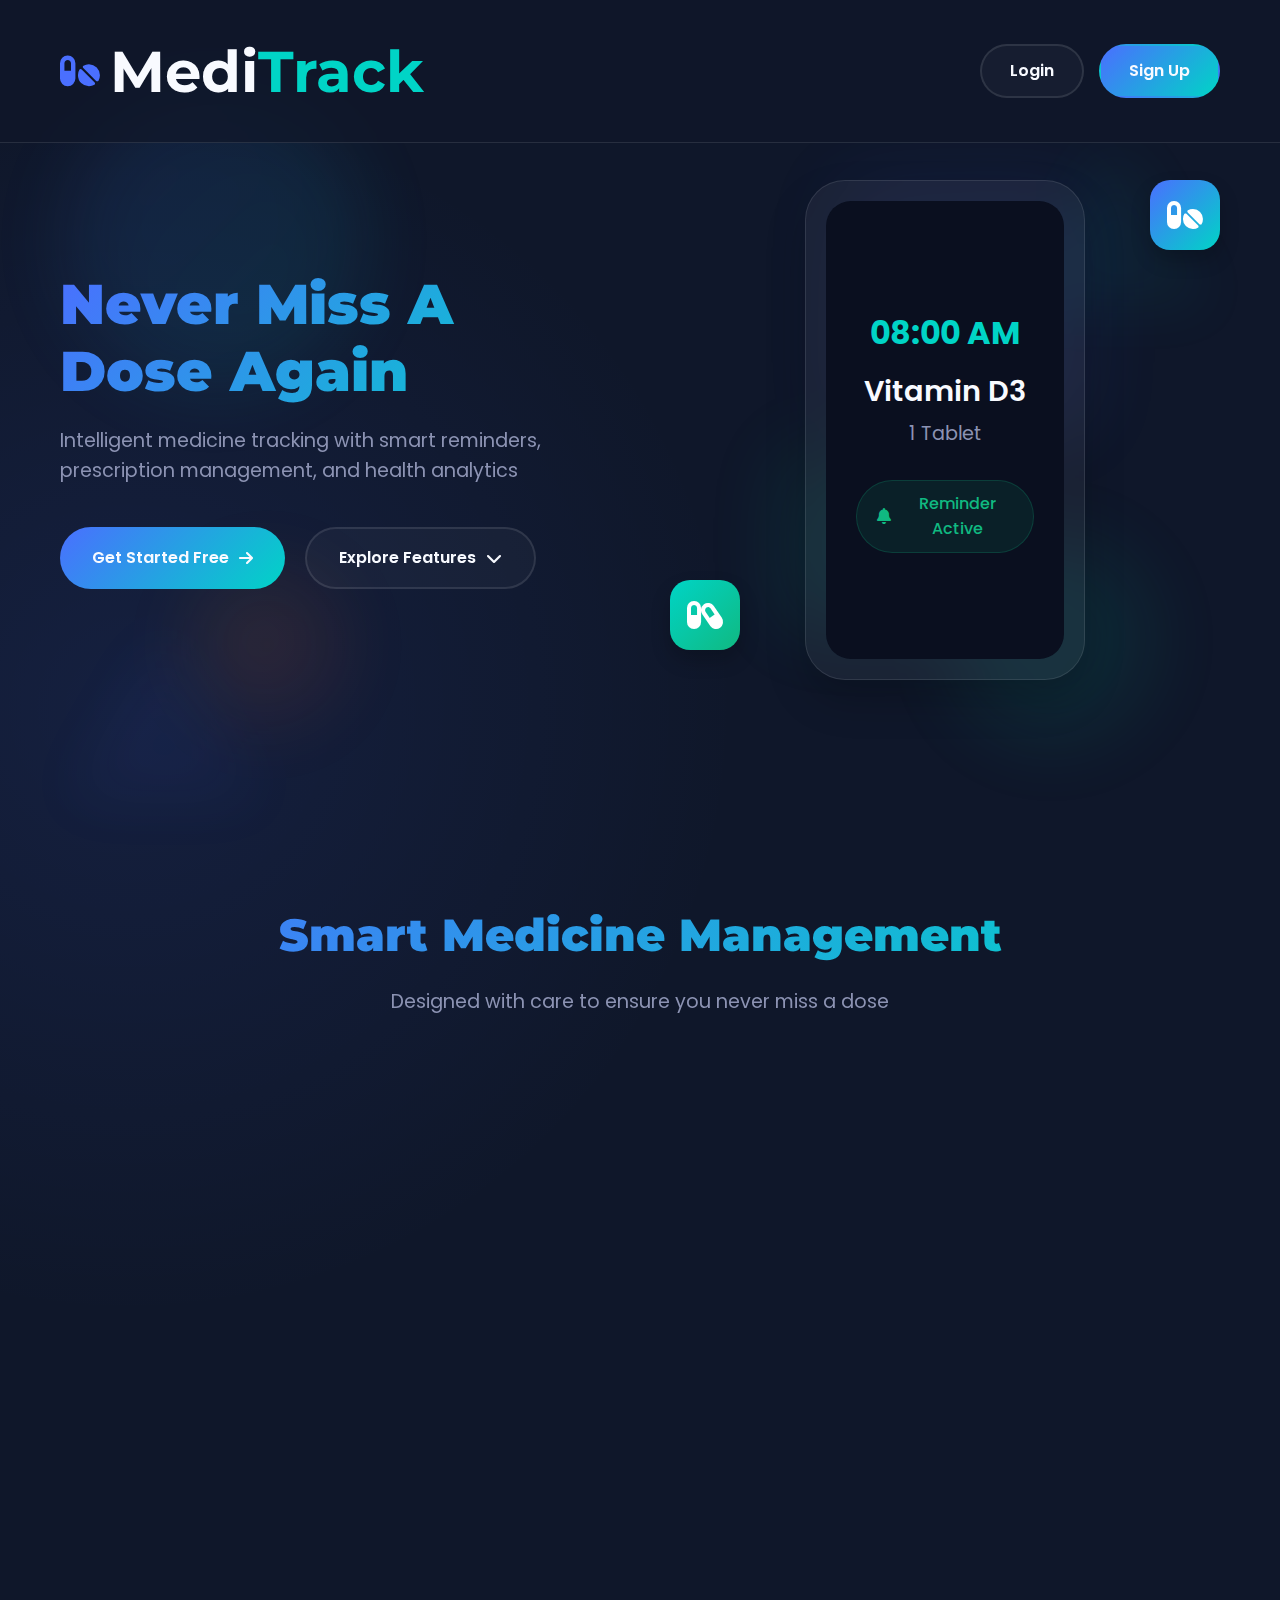
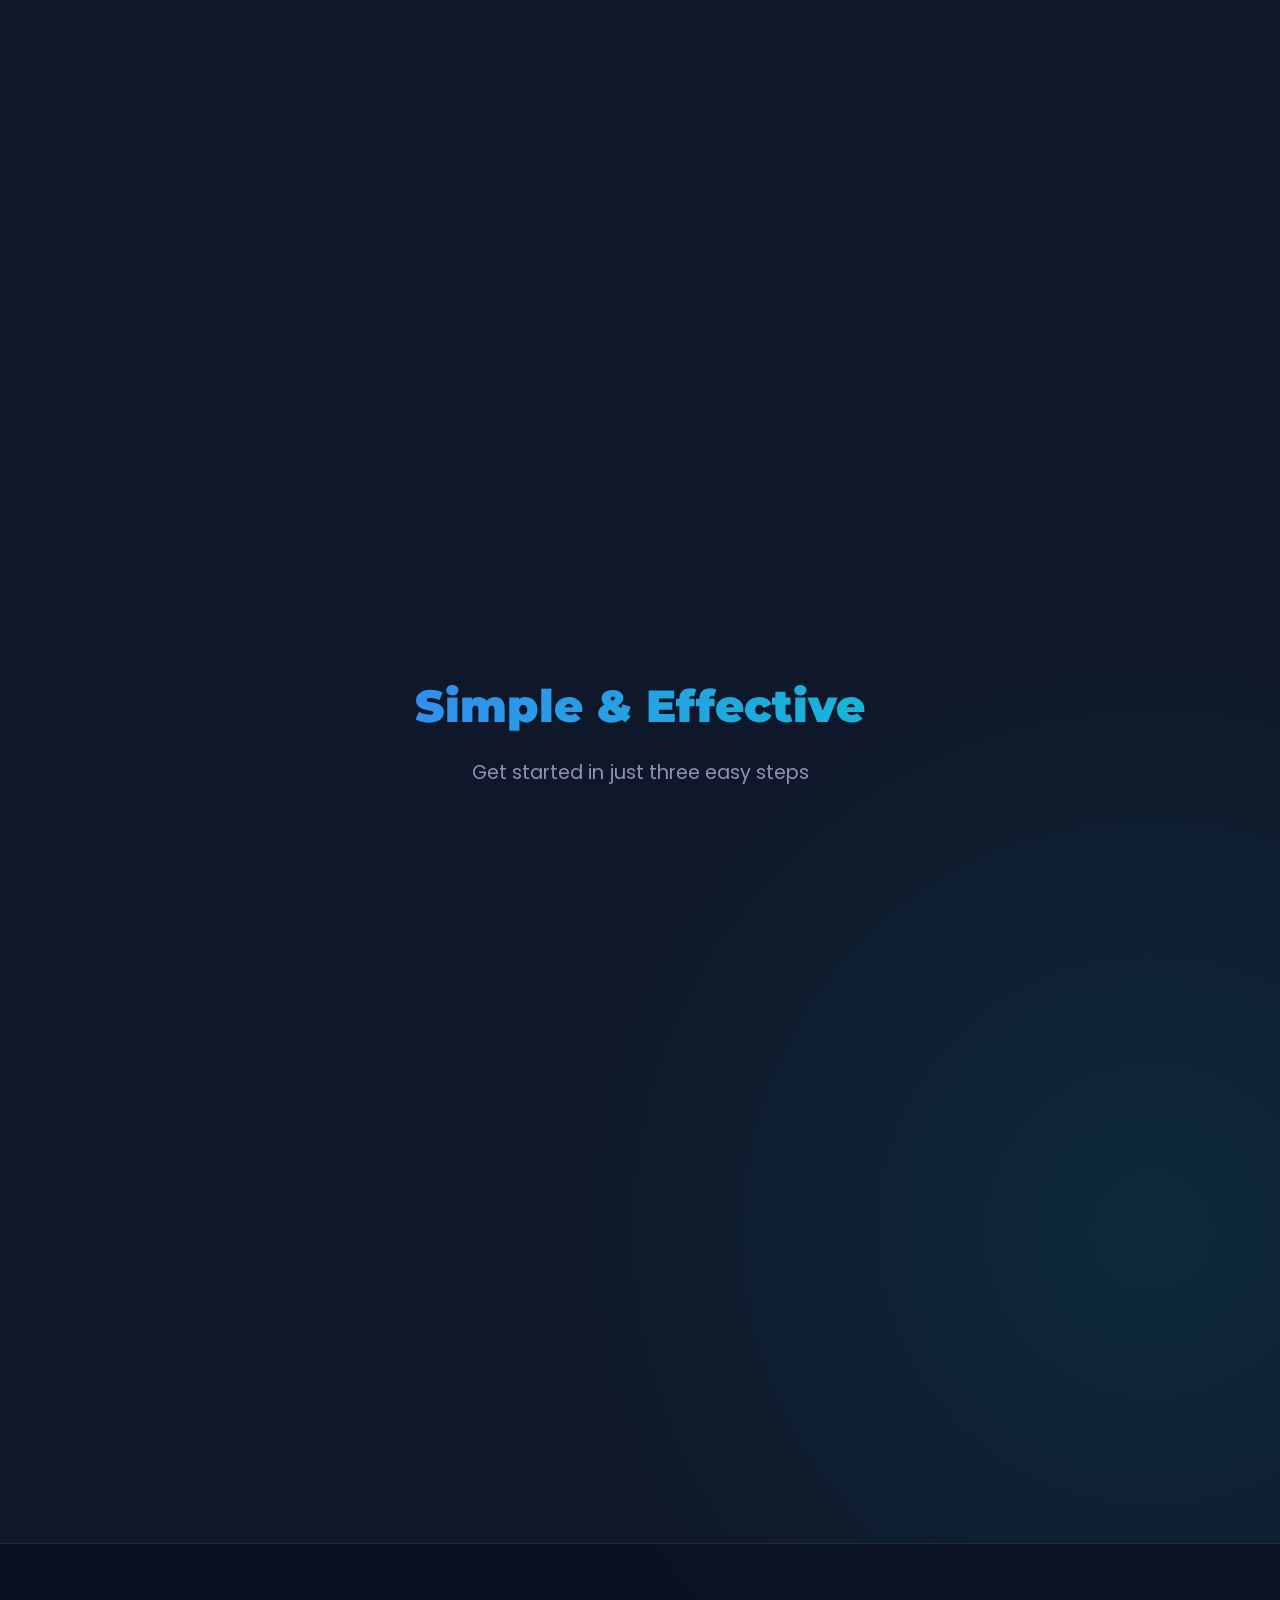
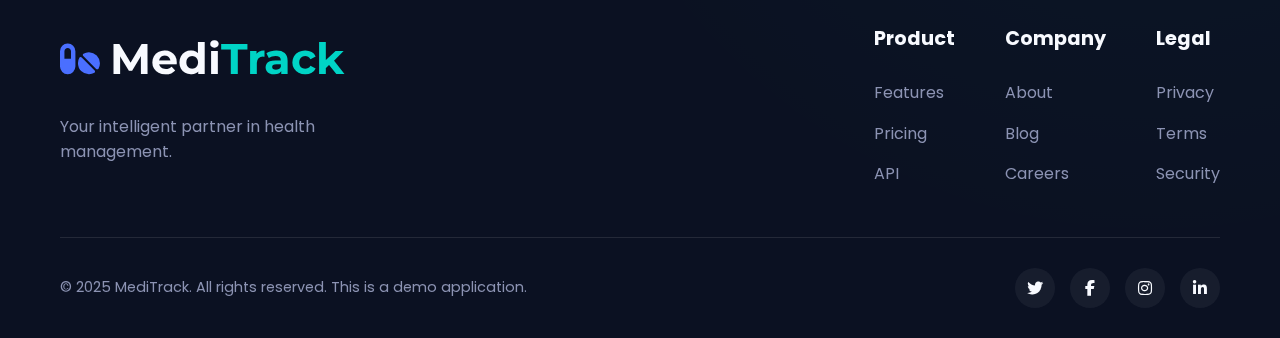
<file: index.html>
<!DOCTYPE html>
<html lang="en">
<head>
    <meta charset="UTF-8">
    <meta name="viewport" content="width=device-width, initial-scale=1.0">
    <title>MediTrack - Smart Medicine Management</title>
    <link rel="stylesheet" href="css/style.css">
    <link rel="stylesheet" href="https://cdnjs.cloudflare.com/ajax/libs/font-awesome/6.4.0/css/all.min.css">
    <link rel="preconnect" href="https://fonts.googleapis.com">
    <link rel="preconnect" href="https://fonts.gstatic.com" crossorigin>
    <link href="https://fonts.googleapis.com/css2?family=Poppins:wght@300;400;500;600;700&family=Montserrat:wght@800;900&display=swap" rel="stylesheet">
</head>
<body>
    <!-- Animated Background Elements -->
    <div class="bg-elements">
        <div class="circle circle-1"></div>
        <div class="circle circle-2"></div>
        <div class="circle circle-3"></div>
        <div class="square square-1"></div>
        <div class="square square-2"></div>
        <div class="triangle triangle-1"></div>
        <div class="triangle triangle-2"></div>
    </div>

    <!-- Navigation -->
    <nav class="navbar">
        <div class="container nav-container">
            <div class="logo">
                <i class="fas fa-pills"></i>
                <h1>Medi<span>Track</span></h1>
            </div>
            <div class="nav-buttons">
                <a href="login.html" class="btn-login">
                    <span class="btn-text">Login</span>
                    <div class="btn-overlay"></div>
                </a>
                <a href="login.html?mode=signup" class="btn-signup">
                    <span class="btn-text">Sign Up</span>
                    <div class="btn-overlay"></div>
                </a>
            </div>
        </div>
    </nav>

    <!-- Hero Section -->
    <section class="hero">
        <div class="container hero-container">
            <div class="hero-content">
                <div class="hero-text">
                    <h2 class="hero-title">Never Miss A Dose Again</h2>
                    <p class="hero-subtitle">Intelligent medicine tracking with smart reminders, prescription management, and health analytics</p>
                    <div class="hero-buttons">
                        <a href="login.html?mode=signup" class="cta-button">
                            <span>Get Started Free</span>
                            <i class="fas fa-arrow-right"></i>
                        </a>
                        <a href="#features" class="secondary-button">
                            <span>Explore Features</span>
                            <i class="fas fa-chevron-down"></i>
                        </a>
                    </div>
                </div>
                <div class="hero-visual">
                    <div class="floating-device">
                        <div class="device-screen">
                            <div class="screen-content">
                                <div class="med-time">08:00 AM</div>
                                <div class="med-name">Vitamin D3</div>
                                <div class="med-dose">1 Tablet</div>
                                <div class="reminder-active">
                                    <i class="fas fa-bell"></i> Reminder Active
                                </div>
                            </div>
                        </div>
                        <div class="device-frame"></div>
                    </div>
                    <div class="floating-pill pill-1">
                        <i class="fas fa-pills"></i>
                    </div>
                    <div class="floating-pill pill-2">
                        <i class="fas fa-capsules"></i>
                    </div>
                </div>
            </div>
        </div>
    </section>

    <!-- Features Section -->
    <section class="features" id="features">
        <div class="container">
            <div class="section-header">
                <h2>Smart Medicine Management</h2>
                <p>Designed with care to ensure you never miss a dose</p>
            </div>
            <div class="features-grid">
                <!-- Feature Card 1 -->
                <div class="feature-card">
                    <div class="card-icon">
                        <i class="fas fa-bell"></i>
                    </div>
                    <h3>Intelligent Reminders</h3>
                    <p>Customizable notifications that adapt to your schedule. Receive alerts via app, email, or SMS to ensure you never miss a dose.</p>
                    <div class="card-animation">
                        <div class="pulse-ring"></div>
                        <div class="notification-bell">
                            <i class="fas fa-bell"></i>
                        </div>
                    </div>
                </div>

                <!-- Feature Card 2 -->
                <div class="feature-card">
                    <div class="card-icon">
                        <i class="fas fa-history"></i>
                    </div>
                    <h3>Dose History & Analytics</h3>
                    <p>Track your medication adherence with detailed history and visual analytics. Identify patterns and improve your health regimen.</p>
                    <div class="card-animation">
                        <div class="chart-container">
                            <div class="chart-bar bar-1"></div>
                            <div class="chart-bar bar-2"></div>
                            <div class="chart-bar bar-3"></div>
                            <div class="chart-bar bar-4"></div>
                            <div class="chart-bar bar-5"></div>
                        </div>
                    </div>
                </div>

                <!-- Feature Card 3 -->
                <div class="feature-card">
                    <div class="card-icon">
                        <i class="fas fa-file-medical"></i>
                    </div>
                    <h3>Prescription Management</h3>
                    <p>Digitally store and organize your prescriptions. Set up medications directly from scanned prescriptions with our AI technology.</p>
                    <div class="card-animation">
                        <div class="prescription-scan">
                            <div class="scan-line"></div>
                            <div class="document">
                                <i class="fas fa-file-prescription"></i>
                            </div>
                        </div>
                    </div>
                </div>

                <!-- Feature Card 4 -->
                <div class="feature-card">
                    <div class="card-icon">
                        <i class="fas fa-calendar-alt"></i>
                    </div>
                    <h3>Auto-Generated Charts</h3>
                    <p>Automatically generate daily, weekly, and monthly medication schedules. Export to PDF or share with caregivers.</p>
                    <div class="card-animation">
                        <div class="calendar-grid">
                            <div class="calendar-day active">M</div>
                            <div class="calendar-day">T</div>
                            <div class="calendar-day active">W</div>
                            <div class="calendar-day">T</div>
                            <div class="calendar-day active">F</div>
                            <div class="calendar-day">S</div>
                            <div class="calendar-day">S</div>
                        </div>
                    </div>
                </div>
            </div>
        </div>
    </section>

    <!-- How It Works -->
    <section class="how-it-works">
        <div class="container">
            <div class="section-header">
                <h2>Simple & Effective</h2>
                <p>Get started in just three easy steps</p>
            </div>
            <div class="steps-container">
                <div class="step">
                    <div class="step-number">01</div>
                    <div class="step-content">
                        <h3>Add Your Medications</h3>
                        <p>Enter medicine names, dosages, and timing. Upload prescriptions for automatic entry.</p>
                    </div>
                    <div class="step-arrow">
                        <i class="fas fa-arrow-right"></i>
                    </div>
                </div>
                <div class="step">
                    <div class="step-number">02</div>
                    <div class="step-content">
                        <h3>Set Custom Reminders</h3>
                        <p>Choose notification preferences and schedule reminders that fit your daily routine.</p>
                    </div>
                    <div class="step-arrow">
                        <i class="fas fa-arrow-right"></i>
                    </div>
                </div>
                <div class="step">
                    <div class="step-number">03</div>
                    <div class="step-content">
                        <h3>Track & Manage</h3>
                        <p>Monitor adherence, view history, and adjust your regimen based on intelligent insights.</p>
                    </div>
                </div>
            </div>
        </div>
    </section>

    <!-- Footer -->
    <footer class="footer">
        <div class="container">
            <div class="footer-content">
                <div class="footer-brand">
                    <div class="logo">
                        <i class="fas fa-pills"></i>
                        <h2>Medi<span>Track</span></h2>
                    </div>
                    <p>Your intelligent partner in health management.</p>
                </div>
                <div class="footer-links">
                    <div class="link-group">
                        <h4>Product</h4>
                        <a href="#">Features</a>
                        <a href="#">Pricing</a>
                        <a href="#">API</a>
                    </div>
                    <div class="link-group">
                        <h4>Company</h4>
                        <a href="#">About</a>
                        <a href="#">Blog</a>
                        <a href="#">Careers</a>
                    </div>
                    <div class="link-group">
                        <h4>Legal</h4>
                        <a href="#">Privacy</a>
                        <a href="#">Terms</a>
                        <a href="#">Security</a>
                    </div>
                </div>
            </div>
            <div class="footer-bottom">
                <p>&copy; 2025 MediTrack. All rights reserved. This is a demo application.</p>
                <div class="social-links">
                    <a href="#"><i class="fab fa-twitter"></i></a>
                    <a href="#"><i class="fab fa-facebook-f"></i></a>
                    <a href="#"><i class="fab fa-instagram"></i></a>
                    <a href="#"><i class="fab fa-linkedin-in"></i></a>
                </div>
            </div>
        </div>
    </footer>

    <script src="js/script.js"></script>
</body>
</html>
</file>
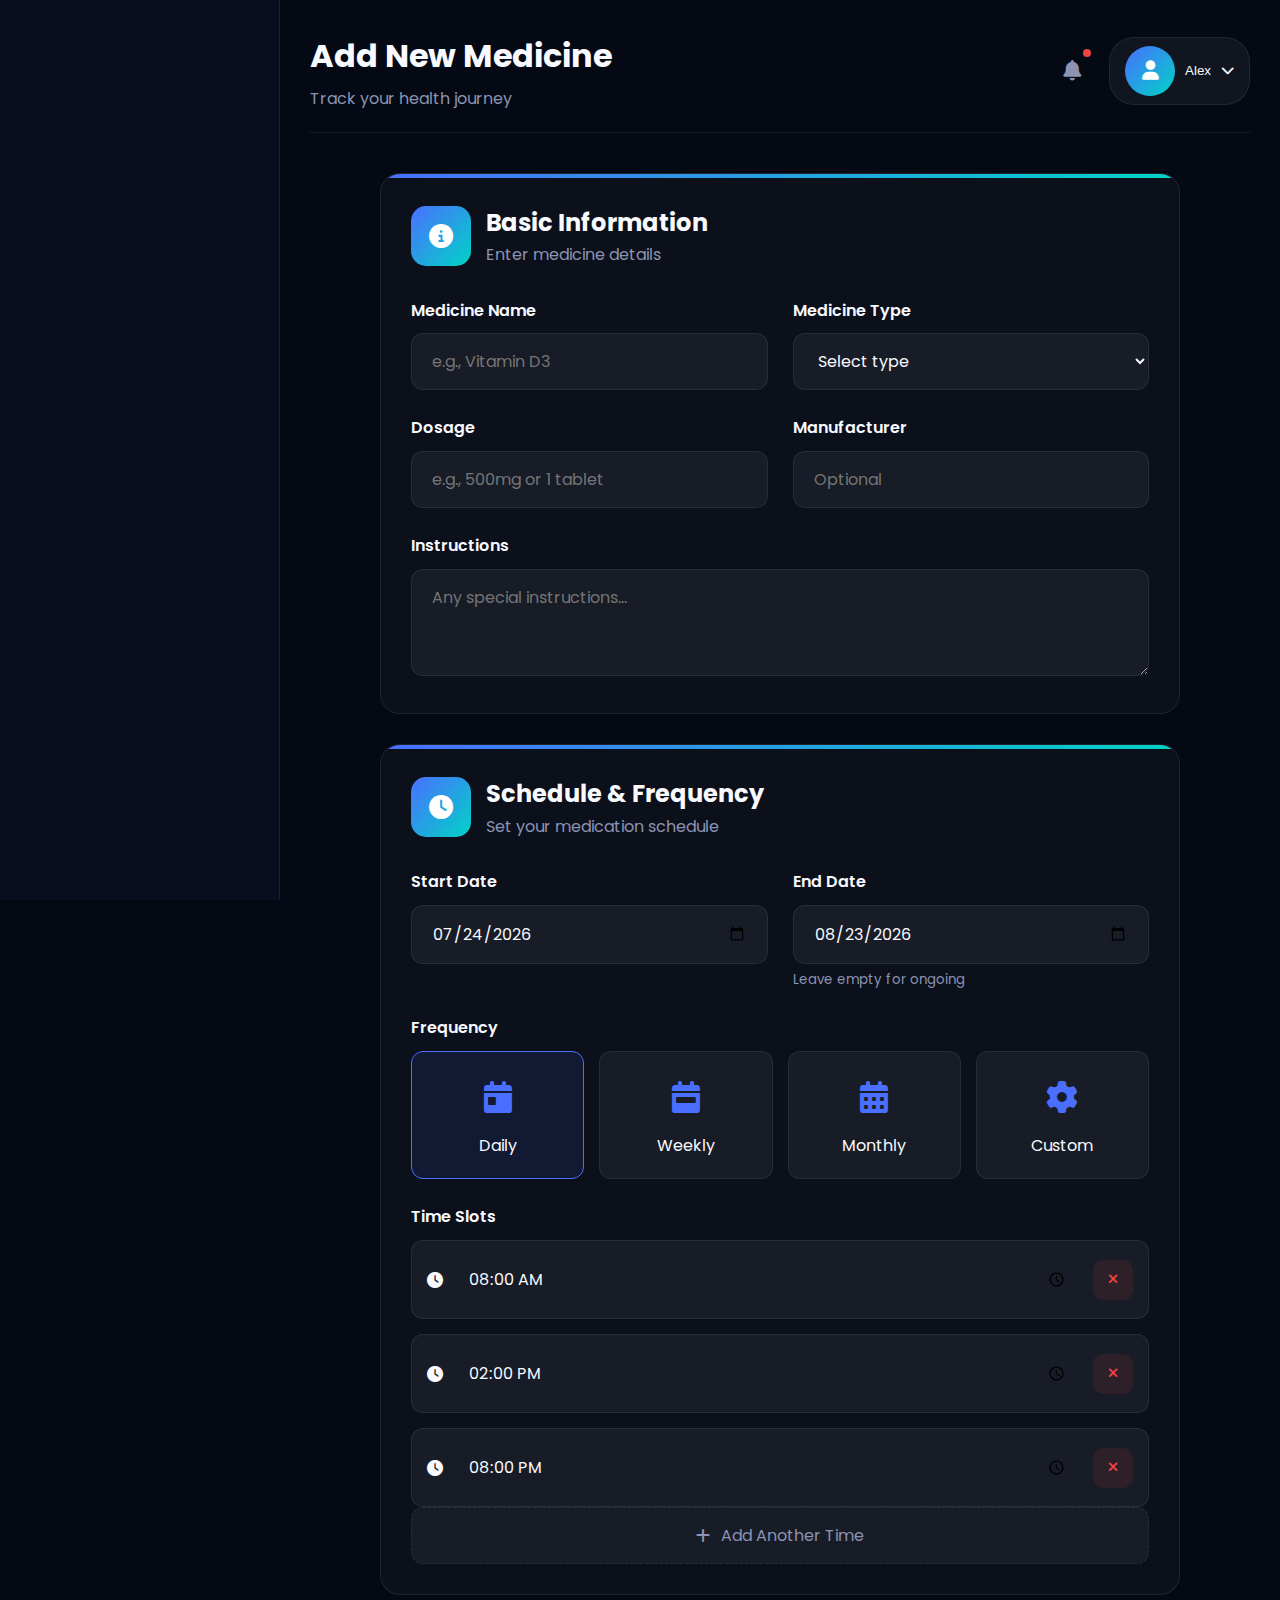
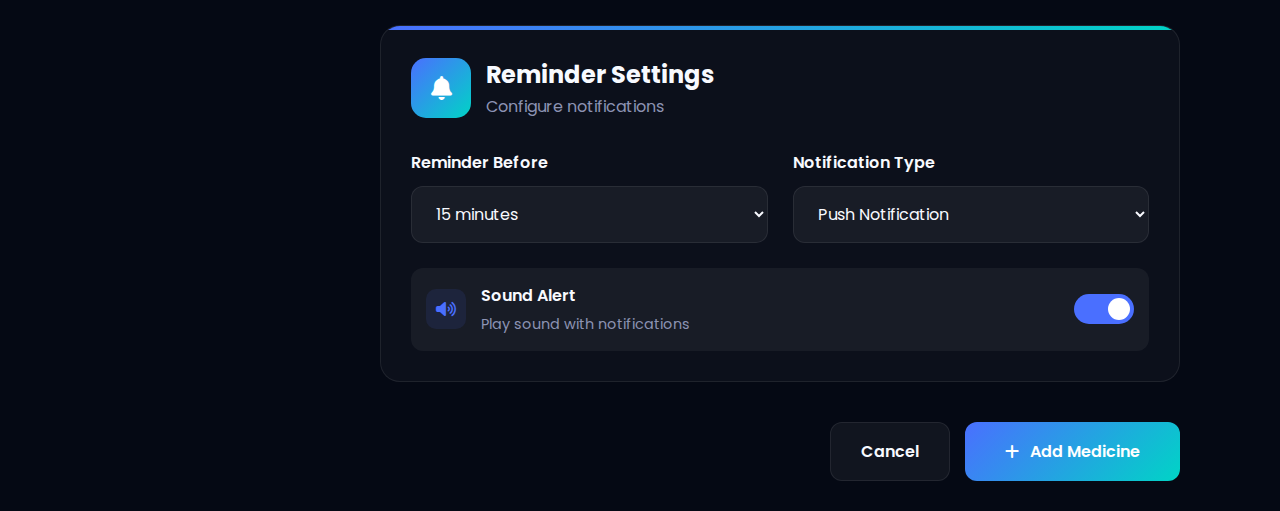
<file: add_medicine.html>
<!DOCTYPE html>
<html lang="en">
<head>
    <meta charset="UTF-8">
    <meta name="viewport" content="width=device-width, initial-scale=1.0">
    <title>Add Medicine - MediTrack</title>
    <link rel="stylesheet" href="css/style.css">
    <link rel="stylesheet" href="css/app.css">
    <link rel="stylesheet" href="https://cdnjs.cloudflare.com/ajax/libs/font-awesome/6.4.0/css/all.min.css">
    <link rel="preconnect" href="https://fonts.googleapis.com">
    <link rel="preconnect" href="https://fonts.gstatic.com" crossorigin>
    <link href="https://fonts.googleapis.com/css2?family=Poppins:wght@300;400;500;600;700&family=Montserrat:wght@800;900&display=swap" rel="stylesheet">
    <style>
        /* Add Medicine Specific Styles */
        .medicine-form-container {
            max-width: 800px;
            margin: 0 auto;
        }
        
        .form-section {
            background: var(--card-bg);
            border: 1px solid var(--glass-border);
            border-radius: 20px;
            padding: 30px;
            margin-bottom: 30px;
            position: relative;
            overflow: hidden;
        }
        
        .form-section::before {
            content: '';
            position: absolute;
            top: 0;
            left: 0;
            right: 0;
            height: 4px;
            background: var(--gradient);
        }
        
        .form-header {
            display: flex;
            align-items: center;
            gap: 15px;
            margin-bottom: 30px;
        }
        
        .form-header-icon {
            width: 60px;
            height: 60px;
            border-radius: 15px;
            background: var(--gradient);
            display: flex;
            align-items: center;
            justify-content: center;
            font-size: 1.5rem;
            color: white;
        }
        
        .form-grid {
            display: grid;
            grid-template-columns: repeat(2, 1fr);
            gap: 25px;
        }
        
        .form-group {
            position: relative;
        }
        
        .form-group.full-width {
            grid-column: 1 / -1;
        }
        
        .form-label {
            display: block;
            margin-bottom: 10px;
            font-weight: 600;
            color: var(--light);
        }
        
        .form-input, .form-select {
            width: 100%;
            padding: 15px 20px;
            background: var(--glass-bg);
            border: 1px solid var(--glass-border);
            border-radius: 12px;
            color: var(--light);
            font-family: 'Poppins', sans-serif;
            font-size: 1rem;
            transition: var(--transition);
        }
        
        .form-input:focus, .form-select:focus {
            outline: none;
            border-color: var(--primary);
            box-shadow: 0 0 30px rgba(74, 111, 255, 0.1);
        }
        
        .time-slots-container {
            display: grid;
            gap: 15px;
        }
        
        .time-slot {
            display: flex;
            align-items: center;
            gap: 15px;
            background: var(--glass-bg);
            border: 1px solid var(--glass-border);
            border-radius: 12px;
            padding: 15px;
            transition: var(--transition);
        }
        
        .time-slot:hover {
            border-color: var(--primary);
        }
        
        .time-input {
            flex: 1;
            background: transparent;
            border: none;
            color: var(--light);
            font-family: 'Poppins', sans-serif;
            font-size: 1rem;
            padding: 10px;
        }
        
        .add-time-btn {
            display: flex;
            align-items: center;
            gap: 10px;
            background: var(--glass-bg);
            border: 1px dashed var(--glass-border);
            border-radius: 12px;
            padding: 15px;
            color: var(--gray);
            font-family: 'Poppins', sans-serif;
            font-size: 1rem;
            cursor: pointer;
            transition: var(--transition);
            width: 100%;
            justify-content: center;
        }
        
        .add-time-btn:hover {
            border-color: var(--primary);
            color: var(--light);
        }
        
        .remove-time-btn {
            background: rgba(239, 68, 68, 0.1);
            border: none;
            color: var(--danger);
            width: 40px;
            height: 40px;
            border-radius: 10px;
            cursor: pointer;
            transition: var(--transition);
            display: flex;
            align-items: center;
            justify-content: center;
        }
        
        .remove-time-btn:hover {
            background: rgba(239, 68, 68, 0.2);
        }
        
        .frequency-options {
            display: grid;
            grid-template-columns: repeat(auto-fill, minmax(150px, 1fr));
            gap: 15px;
        }
        
        .frequency-option {
            background: var(--glass-bg);
            border: 1px solid var(--glass-border);
            border-radius: 12px;
            padding: 20px;
            text-align: center;
            cursor: pointer;
            transition: var(--transition);
        }
        
        .frequency-option:hover {
            border-color: var(--primary);
            transform: translateY(-3px);
        }
        
        .frequency-option.selected {
            background: rgba(74, 111, 255, 0.1);
            border-color: var(--primary);
        }
        
        .frequency-icon {
            font-size: 2rem;
            margin-bottom: 10px;
            color: var(--primary);
        }
        
        .form-actions {
            display: flex;
            gap: 15px;
            justify-content: flex-end;
            margin-top: 40px;
        }
        
        .submit-btn {
            padding: 16px 40px;
            background: var(--gradient);
            border: none;
            border-radius: 12px;
            color: white;
            font-family: 'Poppins', sans-serif;
            font-weight: 600;
            font-size: 1rem;
            cursor: pointer;
            transition: var(--transition);
            display: flex;
            align-items: center;
            gap: 10px;
        }
        
        .submit-btn:hover {
            transform: translateY(-3px);
            box-shadow: 0 10px 30px rgba(74, 111, 255, 0.3);
        }
        
        .cancel-btn {
            padding: 16px 30px;
            background: var(--glass-bg);
            border: 1px solid var(--glass-border);
            border-radius: 12px;
            color: var(--light);
            font-family: 'Poppins', sans-serif;
            font-weight: 600;
            font-size: 1rem;
            cursor: pointer;
            transition: var(--transition);
        }
        
        .cancel-btn:hover {
            border-color: var(--primary);
        }
        
        /* Medicine Preview */
        .medicine-preview {
            position: fixed;
            top: 100px;
            right: 30px;
            width: 300px;
            background: var(--sidebar-bg);
            backdrop-filter: blur(20px);
            border: 1px solid var(--glass-border);
            border-radius: 20px;
            padding: 25px;
            box-shadow: var(--glass-shadow);
            transform: translateX(400px);
            transition: transform 0.4s cubic-bezier(0.34, 1.56, 0.64, 1);
            z-index: 100;
        }
        
        .medicine-preview.show {
            transform: translateX(0);
        }
        
        .preview-header {
            display: flex;
            align-items: center;
            gap: 10px;
            margin-bottom: 20px;
            color: var(--primary);
        }
        
        .preview-medicine {
            background: var(--glass-bg);
            border: 1px solid var(--glass-border);
            border-radius: 15px;
            padding: 20px;
        }
        
        .preview-name {
            font-size: 1.3rem;
            font-weight: 600;
            margin-bottom: 10px;
        }
        
        .preview-schedule {
            display: flex;
            align-items: center;
            gap: 10px;
            color: var(--gray);
            font-size: 0.9rem;
        }
        
        @media (max-width: 768px) {
            .form-grid {
                grid-template-columns: 1fr;
            }
            
            .medicine-preview {
                display: none;
            }
            
            .frequency-options {
                grid-template-columns: repeat(2, 1fr);
            }
        }
    </style>
</head>
<body>
    <div class="app-container">
        <!-- Background Effects -->
        <div class="app-bg-effects"></div>
        
        <!-- Sidebar Navigation (Same as dashboard) -->
        <aside class="sidebar">
            <!-- Same sidebar as dashboard -->
        </aside>
        
        <!-- Main Content -->
        <main class="main-content">
            <!-- Top Bar -->
            <div class="top-bar">
                <div>
                    <h1 style="font-size: 2rem; margin: 0;">Add New Medicine</h1>
                    <p style="color: var(--gray); margin: 5px 0 0 0;">Track your health journey</p>
                </div>
                
                <div class="top-actions">
                    <button class="notification-btn">
                        <i class="fas fa-bell"></i>
                        <div class="notification-badge"></div>
                    </button>
                    
                    <button class="user-menu-btn">
                        <div class="user-avatar small">
                            <i class="fas fa-user"></i>
                        </div>
                        <span>Alex</span>
                        <i class="fas fa-chevron-down"></i>
                    </button>
                </div>
            </div>
            
            <!-- Medicine Form -->
            <div class="medicine-form-container">
                <!-- Basic Information -->
                <div class="form-section">
                    <div class="form-header">
                        <div class="form-header-icon">
                            <i class="fas fa-info-circle"></i>
                        </div>
                        <div>
                            <h2>Basic Information</h2>
                            <p style="color: var(--gray);">Enter medicine details</p>
                        </div>
                    </div>
                    
                    <div class="form-grid">
                        <div class="form-group">
                            <label class="form-label">Medicine Name</label>
                            <input type="text" class="form-input" placeholder="e.g., Vitamin D3" id="medicineName">
                        </div>
                        
                        <div class="form-group">
                            <label class="form-label">Medicine Type</label>
                            <select class="form-select" id="medicineType">
                                <option value="">Select type</option>
                                <option value="tablet">Tablet</option>
                                <option value="capsule">Capsule</option>
                                <option value="syrup">Syrup</option>
                                <option value="injection">Injection</option>
                                <option value="cream">Cream</option>
                                <option value="supplement">Supplement</option>
                            </select>
                        </div>
                        
                        <div class="form-group">
                            <label class="form-label">Dosage</label>
                            <input type="text" class="form-input" placeholder="e.g., 500mg or 1 tablet" id="dosage">
                        </div>
                        
                        <div class="form-group">
                            <label class="form-label">Manufacturer</label>
                            <input type="text" class="form-input" placeholder="Optional" id="manufacturer">
                        </div>
                        
                        <div class="form-group full-width">
                            <label class="form-label">Instructions</label>
                            <textarea class="form-input" rows="3" placeholder="Any special instructions..." id="instructions"></textarea>
                        </div>
                    </div>
                </div>
                
                <!-- Schedule & Frequency -->
                <div class="form-section">
                    <div class="form-header">
                        <div class="form-header-icon">
                            <i class="fas fa-clock"></i>
                        </div>
                        <div>
                            <h2>Schedule & Frequency</h2>
                            <p style="color: var(--gray);">Set your medication schedule</p>
                        </div>
                    </div>
                    
                    <div class="form-grid">
                        <div class="form-group">
                            <label class="form-label">Start Date</label>
                            <input type="date" class="form-input" id="startDate">
                        </div>
                        
                        <div class="form-group">
                            <label class="form-label">End Date</label>
                            <input type="date" class="form-input" id="endDate">
                            <small style="color: var(--gray); display: block; margin-top: 5px;">Leave empty for ongoing</small>
                        </div>
                        
                        <div class="form-group full-width">
                            <label class="form-label">Frequency</label>
                            <div class="frequency-options">
                                <div class="frequency-option" data-frequency="daily">
                                    <div class="frequency-icon">
                                        <i class="fas fa-calendar-day"></i>
                                    </div>
                                    <div>Daily</div>
                                </div>
                                
                                <div class="frequency-option" data-frequency="weekly">
                                    <div class="frequency-icon">
                                        <i class="fas fa-calendar-week"></i>
                                    </div>
                                    <div>Weekly</div>
                                </div>
                                
                                <div class="frequency-option" data-frequency="monthly">
                                    <div class="frequency-icon">
                                        <i class="fas fa-calendar-alt"></i>
                                    </div>
                                    <div>Monthly</div>
                                </div>
                                
                                <div class="frequency-option" data-frequency="custom">
                                    <div class="frequency-icon">
                                        <i class="fas fa-cog"></i>
                                    </div>
                                    <div>Custom</div>
                                </div>
                            </div>
                        </div>
                        
                        <div class="form-group full-width">
                            <label class="form-label">Time Slots</label>
                            <div class="time-slots-container">
                                <div class="time-slot">
                                    <i class="fas fa-clock"></i>
                                    <input type="time" class="time-input" value="08:00">
                                    <button type="button" class="remove-time-btn">
                                        <i class="fas fa-times"></i>
                                    </button>
                                </div>
                                
                                <div class="time-slot">
                                    <i class="fas fa-clock"></i>
                                    <input type="time" class="time-input" value="14:00">
                                    <button type="button" class="remove-time-btn">
                                        <i class="fas fa-times"></i>
                                    </button>
                                </div>
                                
                                <div class="time-slot">
                                    <i class="fas fa-clock"></i>
                                    <input type="time" class="time-input" value="20:00">
                                    <button type="button" class="remove-time-btn">
                                        <i class="fas fa-times"></i>
                                    </button>
                                </div>
                            </div>
                            
                            <button type="button" class="add-time-btn">
                                <i class="fas fa-plus"></i>
                                Add Another Time
                            </button>
                        </div>
                    </div>
                </div>
                
                <!-- Reminder Settings -->
                <div class="form-section">
                    <div class="form-header">
                        <div class="form-header-icon">
                            <i class="fas fa-bell"></i>
                        </div>
                        <div>
                            <h2>Reminder Settings</h2>
                            <p style="color: var(--gray);">Configure notifications</p>
                        </div>
                    </div>
                    
                    <div class="form-grid">
                        <div class="form-group">
                            <label class="form-label">Reminder Before</label>
                            <select class="form-select" id="reminderBefore">
                                <option value="5">5 minutes</option>
                                <option value="15" selected>15 minutes</option>
                                <option value="30">30 minutes</option>
                                <option value="60">1 hour</option>
                                <option value="120">2 hours</option>
                            </select>
                        </div>
                        
                        <div class="form-group">
                            <label class="form-label">Notification Type</label>
                            <select class="form-select" id="notificationType">
                                <option value="push">Push Notification</option>
                                <option value="email">Email</option>
                                <option value="both">Both</option>
                            </select>
                        </div>
                        
                        <div class="form-group full-width">
                            <div style="display: flex; align-items: center; gap: 15px; padding: 15px; background: var(--glass-bg); border-radius: 12px;">
                                <div style="width: 40px; height: 40px; border-radius: 10px; background: rgba(74, 111, 255, 0.1); display: flex; align-items: center; justify-content: center; color: var(--primary);">
                                    <i class="fas fa-volume-up"></i>
                                </div>
                                <div style="flex: 1;">
                                    <div style="font-weight: 600; margin-bottom: 5px;">Sound Alert</div>
                                    <div style="color: var(--gray); font-size: 0.9rem;">Play sound with notifications</div>
                                </div>
                                <label class="switch">
                                    <input type="checkbox" checked>
                                    <span class="slider"></span>
                                </label>
                            </div>
                        </div>
                    </div>
                </div>
                
                <!-- Form Actions -->
                <div class="form-actions">
                    <button type="button" class="cancel-btn" onclick="window.history.back()">
                        Cancel
                    </button>
                    <button type="submit" class="submit-btn" id="submitMedicine">
                        <i class="fas fa-plus"></i>
                        Add Medicine
                    </button>
                </div>
            </div>
        </main>
        
        <!-- Medicine Preview -->
        <div class="medicine-preview" id="medicinePreview">
            <div class="preview-header">
                <i class="fas fa-eye"></i>
                <h3>Preview</h3>
            </div>
            <div class="preview-medicine">
                <div class="preview-name" id="previewName">Medicine Name</div>
                <div class="preview-schedule">
                    <i class="fas fa-clock"></i>
                    <span id="previewSchedule">Daily at 08:00, 14:00, 20:00</span>
                </div>
            </div>
        </div>
    </div>
    
    <script>
        // Add Medicine Page Script
        document.addEventListener('DOMContentLoaded', function() {
            // Initialize form interactions
            initMedicineForm();
            initPreviewUpdates();
        });
        
        function initMedicineForm() {
            // Frequency selection
            const frequencyOptions = document.querySelectorAll('.frequency-option');
            frequencyOptions.forEach(option => {
                option.addEventListener('click', () => {
                    frequencyOptions.forEach(opt => opt.classList.remove('selected'));
                    option.classList.add('selected');
                    
                    // Update preview
                    updatePreview();
                });
            });
            
            // Default selection
            document.querySelector('[data-frequency="daily"]').classList.add('selected');
            
            // Time slot management
            const addTimeBtn = document.querySelector('.add-time-btn');
            const timeSlotsContainer = document.querySelector('.time-slots-container');
            
            addTimeBtn.addEventListener('click', () => {
                const timeSlot = document.createElement('div');
                timeSlot.className = 'time-slot';
                timeSlot.innerHTML = `
                    <i class="fas fa-clock"></i>
                    <input type="time" class="time-input" value="09:00">
                    <button type="button" class="remove-time-btn">
                        <i class="fas fa-times"></i>
                    </button>
                `;
                
                timeSlotsContainer.appendChild(timeSlot);
                
                // Add remove functionality
                const removeBtn = timeSlot.querySelector('.remove-time-btn');
                removeBtn.addEventListener('click', () => {
                    timeSlot.remove();
                    updatePreview();
                });
                
                // Add input listener
                const timeInput = timeSlot.querySelector('.time-input');
                timeInput.addEventListener('change', updatePreview);
                
                updatePreview();
            });
            
            // Add remove functionality to existing time slots
            document.querySelectorAll('.remove-time-btn').forEach(btn => {
                btn.addEventListener('click', function() {
                    this.closest('.time-slot').remove();
                    updatePreview();
                });
            });
            
            // Add input listeners to existing time inputs
            document.querySelectorAll('.time-input').forEach(input => {
                input.addEventListener('change', updatePreview);
            });
            
            // Form submission
            const submitBtn = document.getElementById('submitMedicine');
            submitBtn.addEventListener('click', submitMedicineForm);
            
            // Set default dates
            const today = new Date();
            const tomorrow = new Date(today);
            tomorrow.setDate(tomorrow.getDate() + 30);
            
            document.getElementById('startDate').valueAsDate = today;
            document.getElementById('endDate').valueAsDate = tomorrow;
            
            // Add listeners to form inputs
            const formInputs = document.querySelectorAll('.form-input, .form-select');
            formInputs.forEach(input => {
                input.addEventListener('input', updatePreview);
                input.addEventListener('change', updatePreview);
            });
        }
        
        function initPreviewUpdates() {
            // Show preview when scrolling
            window.addEventListener('scroll', function() {
                const preview = document.getElementById('medicinePreview');
                if (window.scrollY > 200) {
                    preview.classList.add('show');
                } else {
                    preview.classList.remove('show');
                }
            });
            
            // Initial preview update
            updatePreview();
        }
        
        function updatePreview() {
            const name = document.getElementById('medicineName').value || 'Medicine Name';
            const frequency = document.querySelector('.frequency-option.selected')?.dataset.frequency || 'daily';
            
            // Get all times
            const times = Array.from(document.querySelectorAll('.time-input'))
                .map(input => {
                    const time = input.value;
                    if (!time) return '';
                    const [hours, minutes] = time.split(':');
                    const hour = parseInt(hours);
                    const period = hour >= 12 ? 'PM' : 'AM';
                    const displayHour = hour % 12 || 12;
                    return `${displayHour}:${minutes} ${period}`;
                })
                .filter(time => time)
                .join(', ');
            
            // Update preview elements
            document.getElementById('previewName').textContent = name || 'Medicine Name';
            
            let scheduleText = '';
            if (times) {
                scheduleText = `${frequency.charAt(0).toUpperCase() + frequency.slice(1)} at ${times}`;
            } else {
                scheduleText = 'Set schedule';
            }
            
            document.getElementById('previewSchedule').textContent = scheduleText;
        }
        
        function submitMedicineForm() {
            const submitBtn = document.getElementById('submitMedicine');
            const originalText = submitBtn.innerHTML;
            
            // Show loading state
            submitBtn.innerHTML = '<i class="fas fa-spinner fa-spin"></i> Adding...';
            submitBtn.disabled = true;
            
            // Get form data
            const formData = {
                name: document.getElementById('medicineName').value,
                type: document.getElementById('medicineType').value,
                dosage: document.getElementById('dosage').value,
                startDate: document.getElementById('startDate').value,
                endDate: document.getElementById('endDate').value,
                frequency: document.querySelector('.frequency-option.selected')?.dataset.frequency,
                times: Array.from(document.querySelectorAll('.time-input')).map(input => input.value),
                reminderBefore: document.getElementById('reminderBefore').value,
                notificationType: document.getElementById('notificationType').value
            };
            
            // Validate form
            if (!formData.name || !formData.type || !formData.dosage || formData.times.length === 0) {
                showNotification('Please fill in all required fields', 'error');
                submitBtn.innerHTML = originalText;
                submitBtn.disabled = false;
                return;
            }
            
            // Simulate API call
            setTimeout(() => {
                // Success animation
                submitBtn.innerHTML = '<i class="fas fa-check"></i> Added!';
                submitBtn.style.background = 'var(--success)';
                
                // Show success notification
                showNotification('Medicine added successfully', 'success');
                
                // Redirect to dashboard after delay
                setTimeout(() => {
                    window.location.href = 'dashboard.html';
                }, 1500);
            }, 1500);
        }
        
        function showNotification(message, type = 'info') {
            // Create notification element
            const notification = document.createElement('div');
            notification.className = `form-notification ${type}`;
            notification.style.cssText = `
                position: fixed;
                top: 20px;
                right: 20px;
                background: ${type === 'error' ? 'var(--danger)' : 'var(--success)'};
                color: white;
                padding: 15px 25px;
                border-radius: 10px;
                box-shadow: var(--glass-shadow);
                z-index: 1000;
                transform: translateX(400px);
                opacity: 0;
                transition: all 0.3s ease;
            `;
            
            notification.textContent = message;
            document.body.appendChild(notification);
            
            // Animate in
            setTimeout(() => {
                notification.style.transform = 'translateX(0)';
                notification.style.opacity = '1';
            }, 10);
            
            // Auto remove
            setTimeout(() => {
                notification.style.transform = 'translateX(400px)';
                notification.style.opacity = '0';
                setTimeout(() => notification.remove(), 300);
            }, 3000);
        }
        
        // Switch toggle styling
        const style = document.createElement('style');
        style.textContent = `
            .switch {
                position: relative;
                display: inline-block;
                width: 60px;
                height: 30px;
            }
            
            .switch input {
                opacity: 0;
                width: 0;
                height: 0;
            }
            
            .slider {
                position: absolute;
                cursor: pointer;
                top: 0;
                left: 0;
                right: 0;
                bottom: 0;
                background-color: var(--glass-border);
                transition: .4s;
                border-radius: 34px;
            }
            
            .slider:before {
                position: absolute;
                content: "";
                height: 22px;
                width: 22px;
                left: 4px;
                bottom: 4px;
                background-color: white;
                transition: .4s;
                border-radius: 50%;
            }
            
            input:checked + .slider {
                background-color: var(--primary);
            }
            
            input:checked + .slider:before {
                transform: translateX(30px);
            }
        `;
        document.head.appendChild(style);
    </script>
</body>
</html>
</file>
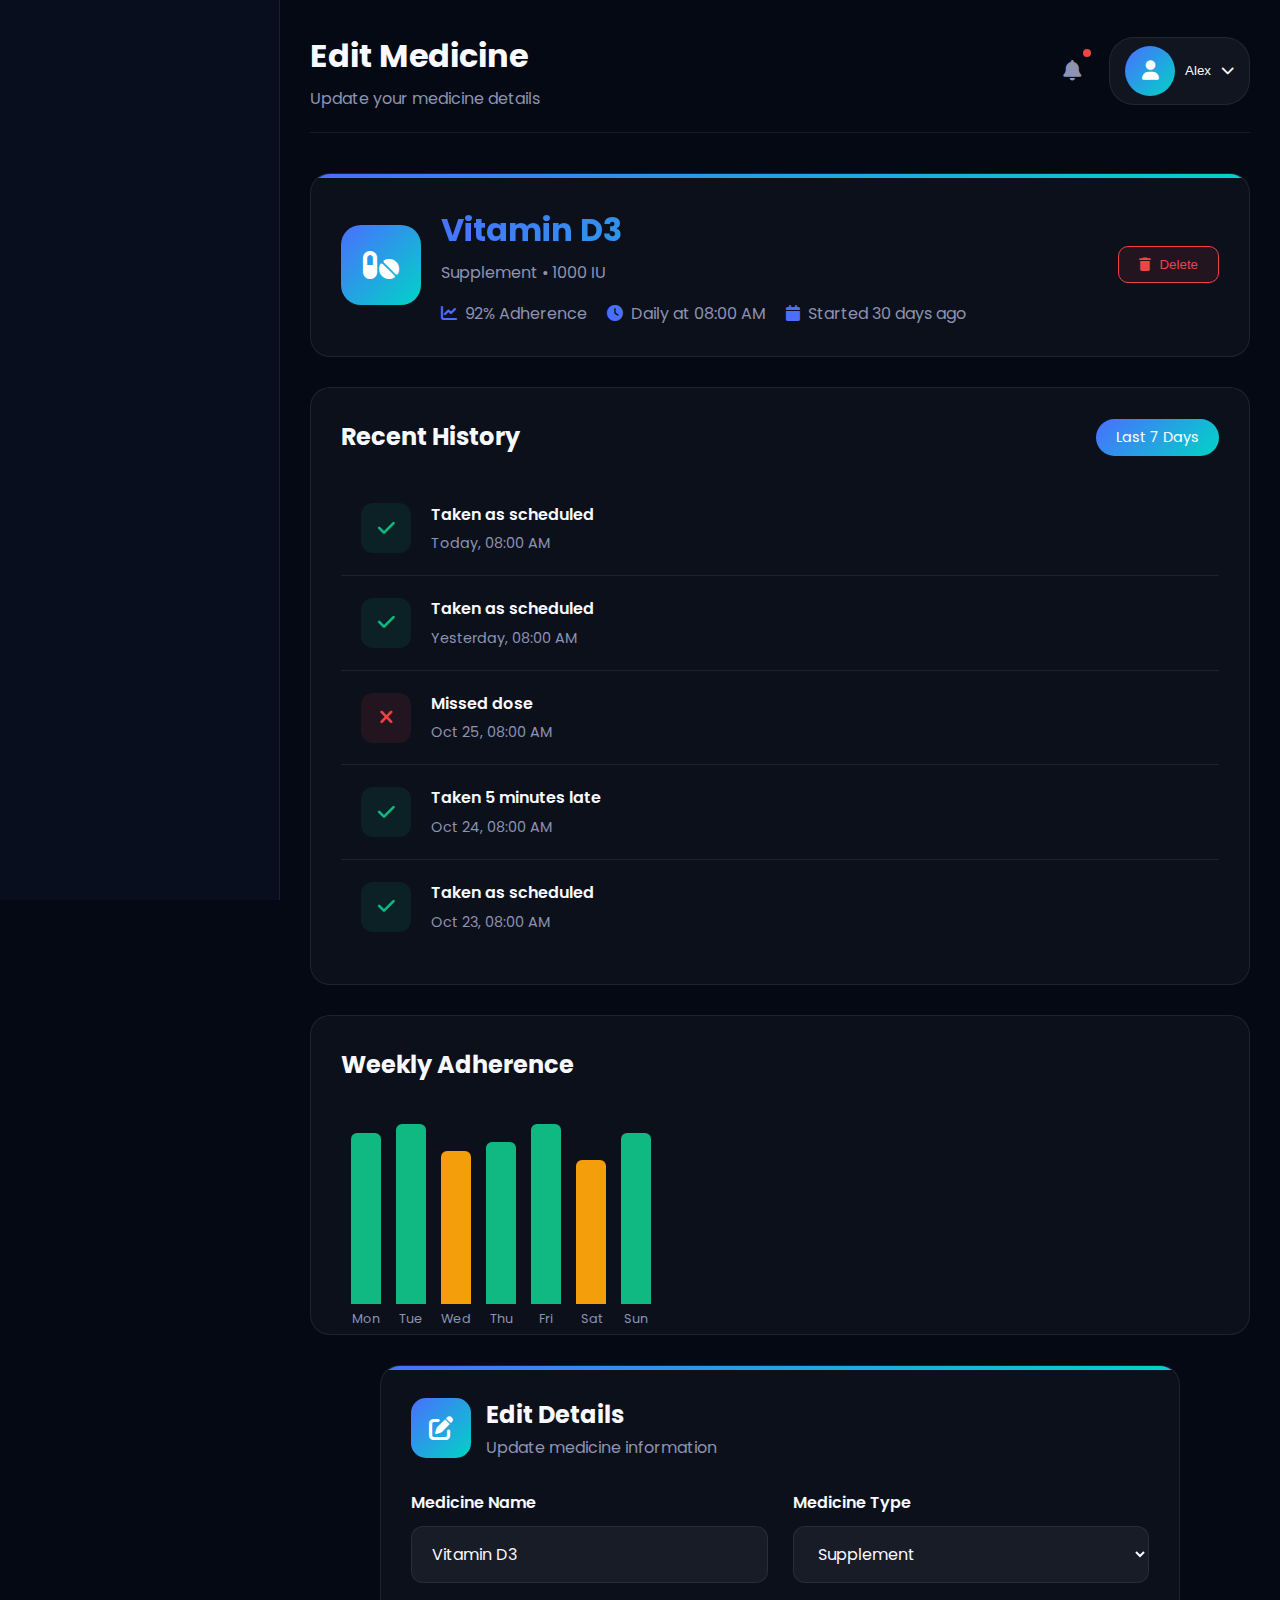
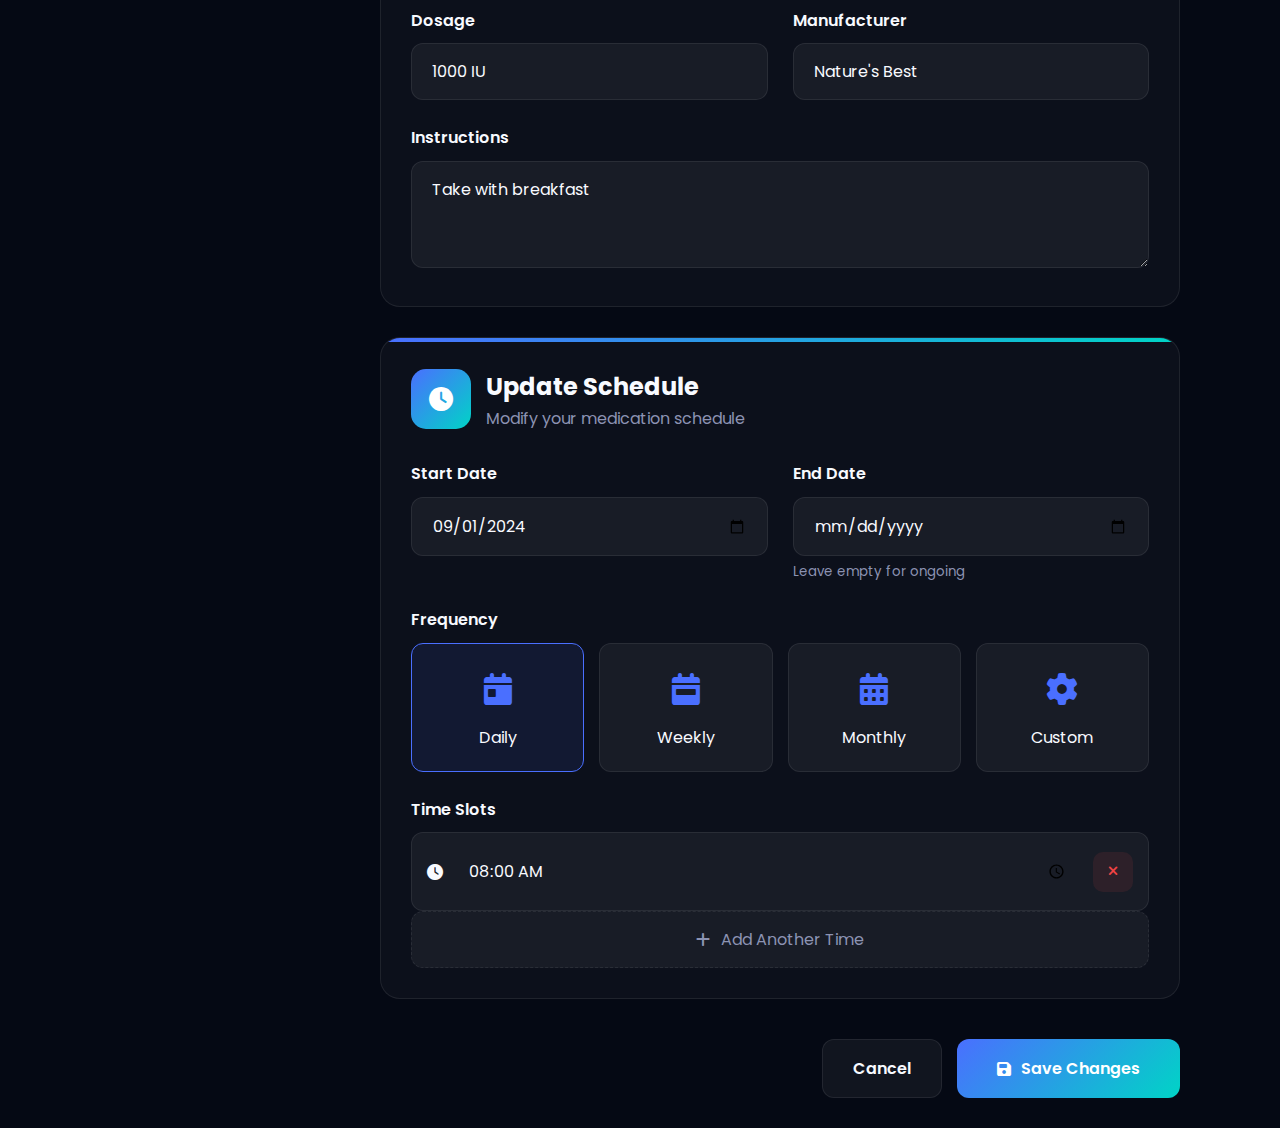
<file: edit_medicine.html>
<!DOCTYPE html>
<html lang="en">
<head>
    <meta charset="UTF-8">
    <meta name="viewport" content="width=device-width, initial-scale=1.0">
    <title>Edit Medicine - MediTrack</title>
    <link rel="stylesheet" href="css/style.css">
    <link rel="stylesheet" href="css/app.css">
    <link rel="stylesheet" href="https://cdnjs.cloudflare.com/ajax/libs/font-awesome/6.4.0/css/all.min.css">
    <link rel="preconnect" href="https://fonts.googleapis.com">
    <link rel="preconnect" href="https://fonts.gstatic.com" crossorigin>
    <link href="https://fonts.googleapis.com/css2?family=Poppins:wght@300;400;500;600;700&family=Montserrat:wght@800;900&display=swap" rel="stylesheet">
    <style>
        /* Edit Medicine Specific Styles */
        .edit-form-container {
            max-width: 800px;
            margin: 0 auto;
        }
        
        .medicine-header {
            background: var(--card-bg);
            border: 1px solid var(--glass-border);
            border-radius: 20px;
            padding: 30px;
            margin-bottom: 30px;
            display: flex;
            align-items: center;
            gap: 20px;
            position: relative;
            overflow: hidden;
        }
        
        .medicine-header::before {
            content: '';
            position: absolute;
            top: 0;
            left: 0;
            right: 0;
            height: 4px;
            background: var(--gradient);
        }
        
        .medicine-icon {
            width: 80px;
            height: 80px;
            border-radius: 20px;
            background: var(--gradient);
            display: flex;
            align-items: center;
            justify-content: center;
            font-size: 2rem;
            color: white;
        }
        
        .medicine-info h1 {
            font-size: 2rem;
            margin-bottom: 5px;
            background: var(--gradient);
            background-clip: text;
            -webkit-background-clip: text;
            color: transparent;
            -webkit-text-fill-color: transparent;

        }
        
        .medicine-stats {
            display: flex;
            gap: 20px;
            margin-top: 15px;
        }
        
        .stat {
            display: flex;
            align-items: center;
            gap: 8px;
            color: var(--gray);
        }
        
        .stat i {
            color: var(--primary);
        }
        
        .action-buttons {
            margin-left: auto;
            display: flex;
            gap: 10px;
        }
        
        .danger-btn {
            background: rgba(239, 68, 68, 0.1);
            border: 1px solid var(--danger);
            color: var(--danger);
            padding: 10px 20px;
            border-radius: 10px;
            cursor: pointer;
            transition: var(--transition);
            display: flex;
            align-items: center;
            gap: 8px;
        }
        
        .danger-btn:hover {
            background: rgba(239, 68, 68, 0.2);
        }
        
        /* History Timeline */
        .history-timeline {
            background: var(--card-bg);
            border: 1px solid var(--glass-border);
            border-radius: 20px;
            padding: 30px;
            margin-bottom: 30px;
        }
        
        .timeline-header {
            display: flex;
            justify-content: space-between;
            align-items: center;
            margin-bottom: 25px;
        }
        
        .timeline-item {
            display: flex;
            align-items: center;
            gap: 20px;
            padding: 20px;
            border-bottom: 1px solid var(--glass-border);
            transition: var(--transition);
        }
        
        .timeline-item:hover {
            background: var(--glass-bg);
        }
        
        .timeline-item:last-child {
            border-bottom: none;
        }
        
        .timeline-icon {
            width: 50px;
            height: 50px;
            border-radius: 12px;
            display: flex;
            align-items: center;
            justify-content: center;
            font-size: 1.2rem;
        }
        
        .timeline-icon.taken {
            background: rgba(16, 185, 129, 0.1);
            color: var(--success);
        }
        
        .timeline-icon.missed {
            background: rgba(239, 68, 68, 0.1);
            color: var(--danger);
        }
        
        .timeline-content {
            flex: 1;
        }
        
        .timeline-time {
            color: var(--gray);
            font-size: 0.9rem;
        }
        
        /* Adherence Chart */
        .adherence-chart {
            background: var(--card-bg);
            border: 1px solid var(--glass-border);
            border-radius: 20px;
            padding: 30px;
            margin-bottom: 30px;
        }
        
        .chart-container {
            height: 200px;
            position: relative;
            margin-top: 20px;
        }
        
        .chart-bar {
            position: absolute;
            bottom: 0;
            width: 30px;
            background: var(--gradient);
            border-radius: 6px 6px 0 0;
            transition: var(--transition);
        }
        
        .chart-bar:hover {
            transform: scaleY(1.1);
            opacity: 0.8;
        }
        
        .chart-label {
            position: absolute;
            bottom: -25px;
            font-size: 0.8rem;
            color: var(--gray);
            text-align: center;
            width: 30px;
        }
        
        /* Use the same form styles from add_medicine.html */
        .form-section {
            background: var(--card-bg);
            border: 1px solid var(--glass-border);
            border-radius: 20px;
            padding: 30px;
            margin-bottom: 30px;
            position: relative;
            overflow: hidden;
        }
        
        .form-section::before {
            content: '';
            position: absolute;
            top: 0;
            left: 0;
            right: 0;
            height: 4px;
            background: var(--gradient);
        }
        
        .form-header {
            display: flex;
            align-items: center;
            gap: 15px;
            margin-bottom: 30px;
        }
        
        .form-header-icon {
            width: 60px;
            height: 60px;
            border-radius: 15px;
            background: var(--gradient);
            display: flex;
            align-items: center;
            justify-content: center;
            font-size: 1.5rem;
            color: white;
        }
        
        .form-grid {
            display: grid;
            grid-template-columns: repeat(2, 1fr);
            gap: 25px;
        }
        
        .form-group {
            position: relative;
        }
        
        .form-group.full-width {
            grid-column: 1 / -1;
        }
        
        .form-label {
            display: block;
            margin-bottom: 10px;
            font-weight: 600;
            color: var(--light);
        }
        
        .form-input, .form-select {
            width: 100%;
            padding: 15px 20px;
            background: var(--glass-bg);
            border: 1px solid var(--glass-border);
            border-radius: 12px;
            color: var(--light);
            font-family: 'Poppins', sans-serif;
            font-size: 1rem;
            transition: var(--transition);
        }
        
        .form-input:focus, .form-select:focus {
            outline: none;
            border-color: var(--primary);
            box-shadow: 0 0 30px rgba(74, 111, 255, 0.1);
        }
        
        .time-slots-container {
            display: grid;
            gap: 15px;
        }
        
        .time-slot {
            display: flex;
            align-items: center;
            gap: 15px;
            background: var(--glass-bg);
            border: 1px solid var(--glass-border);
            border-radius: 12px;
            padding: 15px;
            transition: var(--transition);
        }
        
        .time-slot:hover {
            border-color: var(--primary);
        }
        
        .time-input {
            flex: 1;
            background: transparent;
            border: none;
            color: var(--light);
            font-family: 'Poppins', sans-serif;
            font-size: 1rem;
            padding: 10px;
        }
        
        .add-time-btn {
            display: flex;
            align-items: center;
            gap: 10px;
            background: var(--glass-bg);
            border: 1px dashed var(--glass-border);
            border-radius: 12px;
            padding: 15px;
            color: var(--gray);
            font-family: 'Poppins', sans-serif;
            font-size: 1rem;
            cursor: pointer;
            transition: var(--transition);
            width: 100%;
            justify-content: center;
        }
        
        .add-time-btn:hover {
            border-color: var(--primary);
            color: var(--light);
        }
        
        .remove-time-btn {
            background: rgba(239, 68, 68, 0.1);
            border: none;
            color: var(--danger);
            width: 40px;
            height: 40px;
            border-radius: 10px;
            cursor: pointer;
            transition: var(--transition);
            display: flex;
            align-items: center;
            justify-content: center;
        }
        
        .remove-time-btn:hover {
            background: rgba(239, 68, 68, 0.2);
        }
        
        .frequency-options {
            display: grid;
            grid-template-columns: repeat(auto-fill, minmax(150px, 1fr));
            gap: 15px;
        }
        
        .frequency-option {
            background: var(--glass-bg);
            border: 1px solid var(--glass-border);
            border-radius: 12px;
            padding: 20px;
            text-align: center;
            cursor: pointer;
            transition: var(--transition);
        }
        
        .frequency-option:hover {
            border-color: var(--primary);
            transform: translateY(-3px);
        }
        
        .frequency-option.selected {
            background: rgba(74, 111, 255, 0.1);
            border-color: var(--primary);
        }
        
        .frequency-icon {
            font-size: 2rem;
            margin-bottom: 10px;
            color: var(--primary);
        }
        
        .form-actions {
            display: flex;
            gap: 15px;
            justify-content: flex-end;
            margin-top: 40px;
        }
        
        .submit-btn {
            padding: 16px 40px;
            background: var(--gradient);
            border: none;
            border-radius: 12px;
            color: white;
            font-family: 'Poppins', sans-serif;
            font-weight: 600;
            font-size: 1rem;
            cursor: pointer;
            transition: var(--transition);
            display: flex;
            align-items: center;
            gap: 10px;
        }
        
        .submit-btn:hover {
            transform: translateY(-3px);
            box-shadow: 0 10px 30px rgba(74, 111, 255, 0.3);
        }
        
        .cancel-btn {
            padding: 16px 30px;
            background: var(--glass-bg);
            border: 1px solid var(--glass-border);
            border-radius: 12px;
            color: var(--light);
            font-family: 'Poppins', sans-serif;
            font-weight: 600;
            font-size: 1rem;
            cursor: pointer;
            transition: var(--transition);
        }
        
        .cancel-btn:hover {
            border-color: var(--primary);
        }
        
        @media (max-width: 768px) {
            .form-grid {
                grid-template-columns: 1fr;
            }
            
            .medicine-header {
                flex-direction: column;
                text-align: center;
            }
            
            .action-buttons {
                margin-left: 0;
                margin-top: 20px;
            }
            
            .medicine-stats {
                justify-content: center;
            }
        }
    </style>
</head>
<body>
    <div class="app-container">
        <!-- Background Effects -->
        <div class="app-bg-effects"></div>
        
        <!-- Sidebar Navigation -->
        <aside class="sidebar">
            <!-- Same sidebar as dashboard -->
        </aside>
        
        <!-- Main Content -->
        <main class="main-content">
            <!-- Top Bar -->
            <div class="top-bar">
                <div>
                    <h1 style="font-size: 2rem; margin: 0;">Edit Medicine</h1>
                    <p style="color: var(--gray); margin: 5px 0 0 0;">Update your medicine details</p>
                </div>
                
                <div class="top-actions">
                    <button class="notification-btn">
                        <i class="fas fa-bell"></i>
                        <div class="notification-badge"></div>
                    </button>
                    
                    <button class="user-menu-btn">
                        <div class="user-avatar small">
                            <i class="fas fa-user"></i>
                        </div>
                        <span>Alex</span>
                        <i class="fas fa-chevron-down"></i>
                    </button>
                </div>
            </div>
            
            <!-- Medicine Header -->
            <div class="medicine-header">
                <div class="medicine-icon">
                    <i class="fas fa-pills"></i>
                </div>
                
                <div class="medicine-info">
                    <h1 id="medicineTitle">Vitamin D3</h1>
                    <p style="color: var(--gray);">Supplement • 1000 IU</p>
                    
                    <div class="medicine-stats">
                        <div class="stat">
                            <i class="fas fa-chart-line"></i>
                            <span>92% Adherence</span>
                        </div>
                        <div class="stat">
                            <i class="fas fa-clock"></i>
                            <span>Daily at 08:00 AM</span>
                        </div>
                        <div class="stat">
                            <i class="fas fa-calendar"></i>
                            <span>Started 30 days ago</span>
                        </div>
                    </div>
                </div>
                
                <div class="action-buttons">
                    <button class="danger-btn" id="deleteMedicine">
                        <i class="fas fa-trash"></i>
                        Delete
                    </button>
                </div>
            </div>
            
            <!-- History Timeline -->
            <div class="history-timeline">
                <div class="timeline-header">
                    <h2>Recent History</h2>
                    <button class="time-filter-btn active">Last 7 Days</button>
                </div>
                
                <div class="timeline-items" id="timelineItems">
                    <!-- Timeline items will be loaded dynamically -->
                </div>
            </div>
            
            <!-- Adherence Chart -->
            <div class="adherence-chart">
                <h2>Weekly Adherence</h2>
                <div class="chart-container" id="adherenceChart">
                    <!-- Chart will be generated dynamically -->
                </div>
            </div>
            
            <!-- Edit Form -->
            <div class="edit-form-container">
                <!-- Basic Information -->
                <div class="form-section">
                    <div class="form-header">
                        <div class="form-header-icon">
                            <i class="fas fa-edit"></i>
                        </div>
                        <div>
                            <h2>Edit Details</h2>
                            <p style="color: var(--gray);">Update medicine information</p>
                        </div>
                    </div>
                    
                    <div class="form-grid">
                        <div class="form-group">
                            <label class="form-label">Medicine Name</label>
                            <input type="text" class="form-input" value="Vitamin D3" id="medicineName">
                        </div>
                        
                        <div class="form-group">
                            <label class="form-label">Medicine Type</label>
                            <select class="form-select" id="medicineType">
                                <option value="supplement" selected>Supplement</option>
                                <option value="tablet">Tablet</option>
                                <option value="capsule">Capsule</option>
                                <option value="syrup">Syrup</option>
                                <option value="injection">Injection</option>
                                <option value="cream">Cream</option>
                            </select>
                        </div>
                        
                        <div class="form-group">
                            <label class="form-label">Dosage</label>
                            <input type="text" class="form-input" value="1000 IU" id="dosage">
                        </div>
                        
                        <div class="form-group">
                            <label class="form-label">Manufacturer</label>
                            <input type="text" class="form-input" value="Nature's Best" id="manufacturer">
                        </div>
                        
                        <div class="form-group full-width">
                            <label class="form-label">Instructions</label>
                            <textarea class="form-input" rows="3" id="instructions">Take with breakfast</textarea>
                        </div>
                    </div>
                </div>
                
                <!-- Schedule & Frequency -->
                <div class="form-section">
                    <div class="form-header">
                        <div class="form-header-icon">
                            <i class="fas fa-clock"></i>
                        </div>
                        <div>
                            <h2>Update Schedule</h2>
                            <p style="color: var(--gray);">Modify your medication schedule</p>
                        </div>
                    </div>
                    
                    <div class="form-grid">
                        <div class="form-group">
                            <label class="form-label">Start Date</label>
                            <input type="date" class="form-input" id="startDate" value="2024-09-01">
                        </div>
                        
                        <div class="form-group">
                            <label class="form-label">End Date</label>
                            <input type="date" class="form-input" id="endDate">
                            <small style="color: var(--gray); display: block; margin-top: 5px;">Leave empty for ongoing</small>
                        </div>
                        
                        <div class="form-group full-width">
                            <label class="form-label">Frequency</label>
                            <div class="frequency-options">
                                <div class="frequency-option selected" data-frequency="daily">
                                    <div class="frequency-icon">
                                        <i class="fas fa-calendar-day"></i>
                                    </div>
                                    <div>Daily</div>
                                </div>
                                
                                <div class="frequency-option" data-frequency="weekly">
                                    <div class="frequency-icon">
                                        <i class="fas fa-calendar-week"></i>
                                    </div>
                                    <div>Weekly</div>
                                </div>
                                
                                <div class="frequency-option" data-frequency="monthly">
                                    <div class="frequency-icon">
                                        <i class="fas fa-calendar-alt"></i>
                                    </div>
                                    <div>Monthly</div>
                                </div>
                                
                                <div class="frequency-option" data-frequency="custom">
                                    <div class="frequency-icon">
                                        <i class="fas fa-cog"></i>
                                    </div>
                                    <div>Custom</div>
                                </div>
                            </div>
                        </div>
                        
                        <div class="form-group full-width">
                            <label class="form-label">Time Slots</label>
                            <div class="time-slots-container">
                                <div class="time-slot">
                                    <i class="fas fa-clock"></i>
                                    <input type="time" class="time-input" value="08:00">
                                    <button type="button" class="remove-time-btn">
                                        <i class="fas fa-times"></i>
                                    </button>
                                </div>
                            </div>
                            
                            <button type="button" class="add-time-btn">
                                <i class="fas fa-plus"></i>
                                Add Another Time
                            </button>
                        </div>
                    </div>
                </div>
                
                <!-- Form Actions -->
                <div class="form-actions">
                    <button type="button" class="cancel-btn" onclick="window.history.back()">
                        Cancel
                    </button>
                    <button type="submit" class="submit-btn" id="updateMedicine">
                        <i class="fas fa-save"></i>
                        Save Changes
                    </button>
                </div>
            </div>
        </main>
    </div>
    
    <script>
        // Edit Medicine Page Script
        document.addEventListener('DOMContentLoaded', function() {
            // Load medicine data from URL parameter
            const urlParams = new URLSearchParams(window.location.search);
            const medicineId = urlParams.get('id') || '1';
            
            // Load medicine data
            loadMedicineData(medicineId);
            
            // Initialize form
            initEditForm();
            
            // Load history timeline
            loadHistoryTimeline();
            
            // Generate adherence chart
            generateAdherenceChart();
            
            // Setup delete confirmation
            setupDeleteConfirmation();
        });
        
        function loadMedicineData(medicineId) {
            // Simulate loading medicine data
            setTimeout(() => {
                // In a real app, this would be an API call
                const medicineData = {
                    id: medicineId,
                    name: 'Vitamin D3',
                    type: 'supplement',
                    dosage: '1000 IU',
                    manufacturer: "Nature's Best",
                    instructions: 'Take with breakfast',
                    startDate: '2024-09-01',
                    frequency: 'daily',
                    times: ['08:00'],
                    adherence: 92
                };
                
                // Update form fields
                document.getElementById('medicineName').value = medicineData.name;
                document.getElementById('medicineType').value = medicineData.type;
                document.getElementById('dosage').value = medicineData.dosage;
                document.getElementById('manufacturer').value = medicineData.manufacturer;
                document.getElementById('instructions').value = medicineData.instructions;
                document.getElementById('startDate').value = medicineData.startDate;
                
                // Update title
                document.getElementById('medicineTitle').textContent = medicineData.name;
                
                // Update adherence stat
                document.querySelector('.stat:nth-child(1) span').textContent = 
                    `${medicineData.adherence}% Adherence`;
            }, 500);
        }
        
        function initEditForm() {
            // Frequency selection
            const frequencyOptions = document.querySelectorAll('.frequency-option');
            frequencyOptions.forEach(option => {
                option.addEventListener('click', () => {
                    frequencyOptions.forEach(opt => opt.classList.remove('selected'));
                    option.classList.add('selected');
                });
            });
            
            // Time slot management
            const addTimeBtn = document.querySelector('.add-time-btn');
            const timeSlotsContainer = document.querySelector('.time-slots-container');
            
            addTimeBtn.addEventListener('click', () => {
                const timeSlot = document.createElement('div');
                timeSlot.className = 'time-slot';
                timeSlot.innerHTML = `
                    <i class="fas fa-clock"></i>
                    <input type="time" class="time-input" value="09:00">
                    <button type="button" class="remove-time-btn">
                        <i class="fas fa-times"></i>
                    </button>
                `;
                
                timeSlotsContainer.appendChild(timeSlot);
                
                // Add remove functionality
                const removeBtn = timeSlot.querySelector('.remove-time-btn');
                removeBtn.addEventListener('click', () => {
                    timeSlot.remove();
                });
            });
            
            // Add remove functionality to existing time slots
            document.querySelectorAll('.remove-time-btn').forEach(btn => {
                btn.addEventListener('click', function() {
                    this.closest('.time-slot').remove();
                });
            });
            
            // Form submission
            const updateBtn = document.getElementById('updateMedicine');
            updateBtn.addEventListener('click', updateMedicine);
        }
        
        function loadHistoryTimeline() {
            const timelineItems = [
                { date: 'Today, 08:00 AM', status: 'taken', action: 'Taken as scheduled' },
                { date: 'Yesterday, 08:00 AM', status: 'taken', action: 'Taken as scheduled' },
                { date: 'Oct 25, 08:00 AM', status: 'missed', action: 'Missed dose' },
                { date: 'Oct 24, 08:00 AM', status: 'taken', action: 'Taken 5 minutes late' },
                { date: 'Oct 23, 08:00 AM', status: 'taken', action: 'Taken as scheduled' }
            ];
            
            const timelineContainer = document.getElementById('timelineItems');
            timelineContainer.innerHTML = timelineItems.map(item => `
                <div class="timeline-item">
                    <div class="timeline-icon ${item.status}">
                        <i class="fas fa-${item.status === 'taken' ? 'check' : 'times'}"></i>
                    </div>
                    <div class="timeline-content">
                        <div style="font-weight: 600; margin-bottom: 5px;">${item.action}</div>
                        <div class="timeline-time">${item.date}</div>
                    </div>
                </div>
            `).join('');
        }
        
        function generateAdherenceChart() {
            const chartContainer = document.getElementById('adherenceChart');
            const days = ['Mon', 'Tue', 'Wed', 'Thu', 'Fri', 'Sat', 'Sun'];
            const adherence = [95, 100, 85, 90, 100, 80, 95];
            
            chartContainer.innerHTML = '';
            
            days.forEach((day, index) => {
                const barHeight = (adherence[index] / 100) * 180;
                const bar = document.createElement('div');
                bar.className = 'chart-bar';
                bar.style.cssText = `
                    left: ${index * 45 + 10}px;
                    height: ${barHeight}px;
                    background: ${adherence[index] >= 90 ? 'var(--success)' : 
                                adherence[index] >= 80 ? 'var(--warning)' : 'var(--danger)'};
                `;
                bar.title = `${adherence[index]}%`;
                
                const label = document.createElement('div');
                label.className = 'chart-label';
                label.textContent = day;
                label.style.left = `${index * 45 + 10}px`;
                
                chartContainer.appendChild(bar);
                chartContainer.appendChild(label);
            });
        }
        
        function updateMedicine() {
            const updateBtn = document.getElementById('updateMedicine');
            const originalText = updateBtn.innerHTML;
            
            // Show loading state
            updateBtn.innerHTML = '<i class="fas fa-spinner fa-spin"></i> Saving...';
            updateBtn.disabled = true;
            
            // Get form data
            const formData = {
                name: document.getElementById('medicineName').value,
                type: document.getElementById('medicineType').value,
                dosage: document.getElementById('dosage').value,
                startDate: document.getElementById('startDate').value,
                endDate: document.getElementById('endDate').value,
                frequency: document.querySelector('.frequency-option.selected')?.dataset.frequency,
                times: Array.from(document.querySelectorAll('.time-input')).map(input => input.value)
            };
            
            // Validate form
            if (!formData.name || !formData.type || !formData.dosage || formData.times.length === 0) {
                showNotification('Please fill in all required fields', 'error');
                updateBtn.innerHTML = originalText;
                updateBtn.disabled = false;
                return;
            }
            
            // Simulate API call
            setTimeout(() => {
                // Success animation
                updateBtn.innerHTML = '<i class="fas fa-check"></i> Saved!';
                updateBtn.style.background = 'var(--success)';
                
                // Update title
                document.getElementById('medicineTitle').textContent = formData.name;
                
                // Update time stat
                const timesText = formData.times.map(time => {
                    const [hours, minutes] = time.split(':');
                    const hour = parseInt(hours);
                    const period = hour >= 12 ? 'PM' : 'AM';
                    const displayHour = hour % 12 || 12;
                    return `${displayHour}:${minutes} ${period}`;
                }).join(', ');
                
                document.querySelector('.stat:nth-child(2) span').textContent = 
                    `${formData.frequency.charAt(0).toUpperCase() + formData.frequency.slice(1)} at ${timesText}`;
                
                // Show success notification
                showNotification('Medicine updated successfully', 'success');
                
                // Reset button after delay
                setTimeout(() => {
                    updateBtn.innerHTML = originalText;
                    updateBtn.style.background = '';
                    updateBtn.disabled = false;
                }, 2000);
            }, 1500);
        }
        
        function setupDeleteConfirmation() {
            const deleteBtn = document.getElementById('deleteMedicine');
            
            deleteBtn.addEventListener('click', () => {
                // Create confirmation modal
                const modal = document.createElement('div');
                modal.className = 'delete-confirmation-modal';
                modal.style.cssText = `
                    position: fixed;
                    top: 0;
                    left: 0;
                    width: 100%;
                    height: 100%;
                    background: rgba(0, 0, 0, 0.8);
                    backdrop-filter: blur(10px);
                    display: flex;
                    align-items: center;
                    justify-content: center;
                    z-index: 1000;
                    opacity: 0;
                    animation: fadeIn 0.3s ease forwards;
                `;
                
                modal.innerHTML = `
                    <div style="
                        background: var(--sidebar-bg);
                        border: 1px solid var(--glass-border);
                        border-radius: 20px;
                        padding: 40px;
                        max-width: 400px;
                        width: 90%;
                        text-align: center;
                        transform: translateY(-20px);
                        animation: slideUp 0.3s ease forwards;
                    ">
                        <div style="
                            width: 80px;
                            height: 80px;
                            border-radius: 50%;
                            background: rgba(239, 68, 68, 0.1);
                            display: flex;
                            align-items: center;
                            justify-content: center;
                            font-size: 2rem;
                            color: var(--danger);
                            margin: 0 auto 20px;
                        ">
                            <i class="fas fa-exclamation-triangle"></i>
                        </div>
                        
                        <h2 style="margin-bottom: 10px;">Delete Medicine?</h2>
                        <p style="color: var(--gray); margin-bottom: 30px;">
                            Are you sure you want to delete this medicine? 
                            This action cannot be undone.
                        </p>
                        
                        <div style="display: flex; gap: 15px; justify-content: center;">
                            <button class="cancel-btn" id="cancelDelete">
                                Cancel
                            </button>
                            <button class="danger-btn" id="confirmDelete" style="padding: 12px 30px;">
                                <i class="fas fa-trash"></i>
                                Delete
                            </button>
                        </div>
                    </div>
                `;
                
                document.body.appendChild(modal);
                
                // Add CSS animations
                const style = document.createElement('style');
                style.textContent = `
                    @keyframes fadeIn {
                        to { opacity: 1; }
                    }
                    
                    @keyframes slideUp {
                        to { transform: translateY(0); }
                    }
                `;
                document.head.appendChild(style);
                
                // Add event listeners
                document.getElementById('cancelDelete').addEventListener('click', () => {
                    modal.style.animation = 'fadeOut 0.3s ease forwards';
                    setTimeout(() => modal.remove(), 300);
                });
                
                document.getElementById('confirmDelete').addEventListener('click', () => {
                    // Delete medicine
                    deleteMedicine();
                    modal.remove();
                });
            });
        }
        
        function deleteMedicine() {
            // Show loading state
            const deleteBtn = document.getElementById('deleteMedicine');
            const originalText = deleteBtn.innerHTML;
            deleteBtn.innerHTML = '<i class="fas fa-spinner fa-spin"></i> Deleting...';
            deleteBtn.disabled = true;
            
            // Simulate API call
            setTimeout(() => {
                // Show success notification
                showNotification('Medicine deleted successfully', 'success');
                
                // Redirect to dashboard
                setTimeout(() => {
                    window.location.href = 'dashboard.html';
                }, 1500);
            }, 1000);
        }
        
        function showNotification(message, type = 'info') {
            // Create notification element
            const notification = document.createElement('div');
            notification.className = `form-notification ${type}`;
            notification.style.cssText = `
                position: fixed;
                top: 20px;
                right: 20px;
                background: ${type === 'error' ? 'var(--danger)' : 'var(--success)'};
                color: white;
                padding: 15px 25px;
                border-radius: 10px;
                box-shadow: var(--glass-shadow);
                z-index: 1000;
                transform: translateX(400px);
                opacity: 0;
                transition: all 0.3s ease;
            `;
            
            notification.textContent = message;
            document.body.appendChild(notification);
            
            // Animate in
            setTimeout(() => {
                notification.style.transform = 'translateX(0)';
                notification.style.opacity = '1';
            }, 10);
            
            // Auto remove
            setTimeout(() => {
                notification.style.transform = 'translateX(400px)';
                notification.style.opacity = '0';
                setTimeout(() => notification.remove(), 300);
            }, 3000);
        }
    </script>
</body>
</html>
</file>
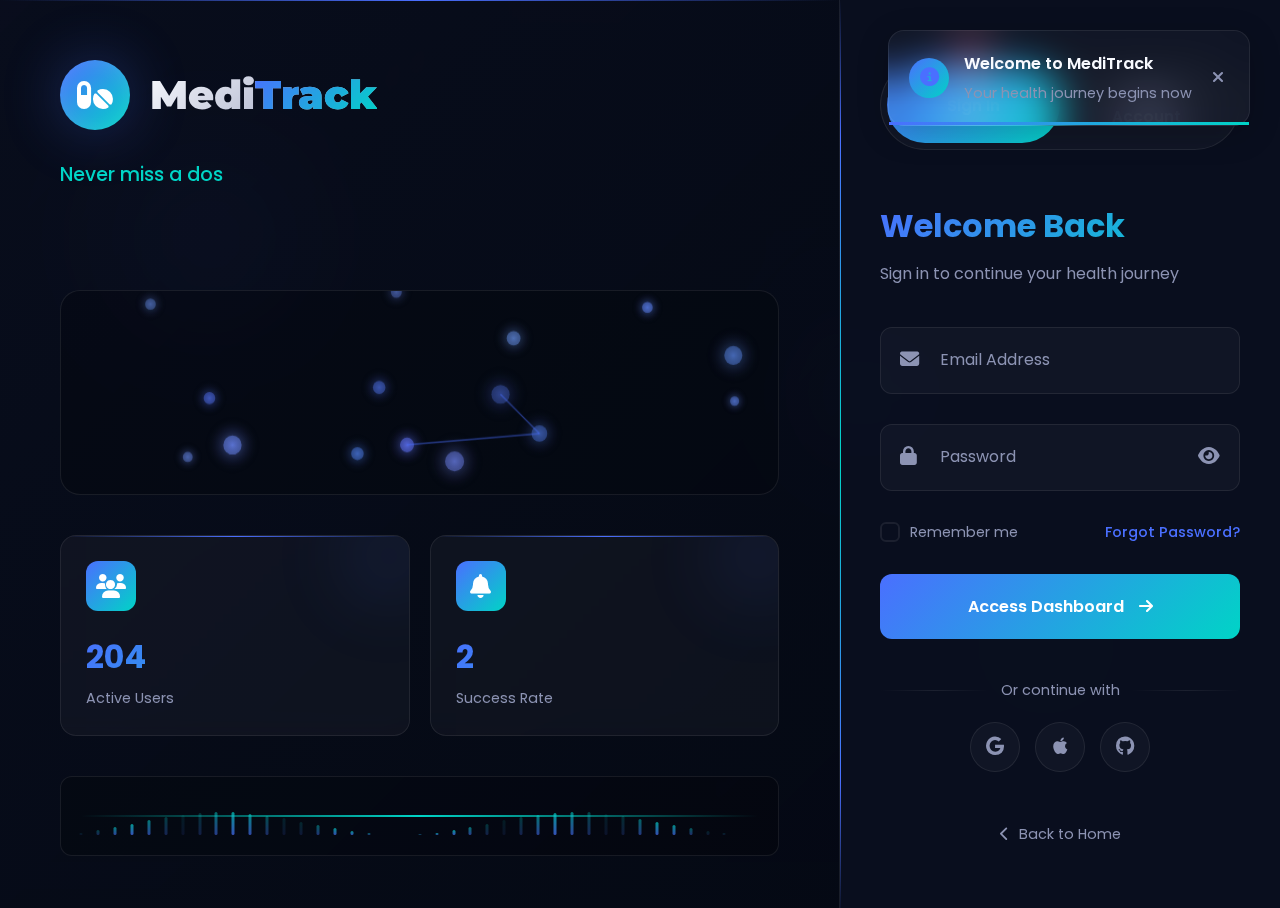
<file: login.html>
<!DOCTYPE html>
<html lang="en">
<head>
    <meta charset="UTF-8">
    <meta name="viewport" content="width=device-width, initial-scale=1.0">
    <title>MediTrack | Authentication</title>
    <link rel="stylesheet" href="css/style.css">
    <link rel="stylesheet" href="css/auth.css">
    <link rel="stylesheet" href="https://cdnjs.cloudflare.com/ajax/libs/font-awesome/6.4.0/css/all.min.css">
    <link rel="preconnect" href="https://fonts.googleapis.com">
    <link rel="preconnect" href="https://fonts.gstatic.com" crossorigin>
    <link href="https://fonts.googleapis.com/css2?family=Poppins:wght@300;400;500;600;700&family=Montserrat:wght@800;900&display=swap" rel="stylesheet">
    <style>
        /* Quantum Particles Background */
        .quantum-field {
            position: fixed;
            width: 100%;
            height: 100%;
            z-index: -10;
            overflow: hidden;
        }
        
        .quantum-particle {
            position: absolute;
            border-radius: 50%;
            background: radial-gradient(circle, var(--primary) 0%, transparent 70%);
            opacity: 0.1;
            animation: quantum-float 20s infinite linear;
        }
    </style>
</head>
<body class="auth-ultra-page">
    <!-- Quantum Particles Background -->
    <div class="quantum-field" id="quantumField"></div>
    
    <!-- Floating Glass Orbs -->
    <div class="floating-orbs">
        <div class="orb orb-1" data-speed="0.5"></div>
        <div class="orb orb-2" data-speed="0.7"></div>
        <div class="orb orb-3" data-speed="0.3"></div>
        <div class="orb orb-4" data-speed="0.6"></div>
    </div>
    
    <!-- Holographic Rings -->
    <div class="holographic-rings">
        <div class="ring ring-1"></div>
        <div class="ring ring-2"></div>
        <div class="ring ring-3"></div>
    </div>
    
    <!-- Main Container -->
    <div class="auth-ultra-container" id="authContainer">
        <!-- Left Panel - Futuristic Interface -->
        <div class="interface-panel">
            <div class="interface-header">
                <div class="logo-container">
                    <div class="logo-orb">
                        <i class="fas fa-pills"></i>
                    </div>
                    <h1>Medi<span>Track</span></h1>
                </div>
                <div class="interface-subtitle">
                    <div class="typing-text" id="typingText"></div>
                </div>
            </div>
            
            <!-- Neural Network Visualization -->
            <div class="neural-network">
                <canvas id="neuralCanvas"></canvas>
            </div>
            
            <!-- Stats Cards -->
            <div class="stats-grid">
                <div class="stat-card">
                    <div class="stat-icon">
                        <i class="fas fa-users"></i>
                    </div>
                    <div class="stat-content">
                        <h3 class="stat-value" data-target="8500">0</h3>
                        <p class="stat-label">Active Users</p>
                    </div>
                    <div class="stat-glow"></div>
                </div>
                
                <div class="stat-card">
                    <div class="stat-icon">
                        <i class="fas fa-bell"></i>
                    </div>
                    <div class="stat-content">
                        <h3 class="stat-value" data-target="99.2">0</h3>
                        <p class="stat-label">Success Rate</p>
                    </div>
                    <div class="stat-glow"></div>
                </div>
            </div>
            
            <!-- Waveform Audio Visualization -->
            <div class="waveform-container">
                <div class="waveform" id="waveform"></div>
            </div>
        </div>
        
        <!-- Right Panel - Authentication -->
        <div class="auth-panel">
            <!-- Mode Toggle -->
            <div class="mode-toggle" id="modeToggle">
                <div class="toggle-bg"></div>
                <button class="toggle-option active" data-mode="login">
                    <span>Sign In</span>
                    <div class="toggle-glow"></div>
                </button>
                <button class="toggle-option" data-mode="signup">
                    <span>Create Account</span>
                    <div class="toggle-glow"></div>
                </button>
                <div class="toggle-indicator"></div>
            </div>
            
            <!-- Auth Forms Container -->
            <div class="auth-forms-container">
                <!-- Login Form -->
                <form class="auth-form active" id="loginForm">
                    <div class="form-header">
                        <h2>Welcome Back</h2>
                        <p>Sign in to continue your health journey</p>
                    </div>
                    
                    <div class="input-group" data-animation="float">
                        <div class="input-icon">
                            <i class="fas fa-envelope"></i>
                        </div>
                        <input type="email" class="form-input" placeholder=" " required>
                        <label class="input-label">Email Address</label>
                        <div class="input-underline"></div>
                        <div class="input-glow"></div>
                    </div>
                    
                    <div class="input-group" data-animation="float">
                        <div class="input-icon">
                            <i class="fas fa-lock"></i>
                        </div>
                        <input type="password" class="form-input" placeholder=" " required>
                        <label class="input-label">Password</label>
                        <div class="input-underline"></div>
                        <div class="input-glow"></div>
                        <button type="button" class="password-toggle">
                            <i class="fas fa-eye"></i>
                        </button>
                    </div>
                    
                    <div class="form-options">
                        <label class="checkbox-option">
                            <input type="checkbox">
                            <span class="checkmark">
                                <i class="fas fa-check"></i>
                            </span>
                            Remember me
                        </label>
                        <a href="#" class="forgot-link">Forgot Password?</a>
                    </div>
                    
                    <button type="submit" class="auth-submit-btn">
                        <span>Access Dashboard</span>
                        <div class="btn-ripple"></div>
                        <i class="fas fa-arrow-right"></i>
                    </button>
                    
                    <div class="social-auth">
                        <p class="divider-text">Or continue with</p>
                        <div class="social-buttons">
                            <button type="button" class="social-btn google">
                                <i class="fab fa-google"></i>
                            </button>
                            <button type="button" class="social-btn apple">
                                <i class="fab fa-apple"></i>
                            </button>
                            <button type="button" class="social-btn github">
                                <i class="fab fa-github"></i>
                            </button>
                        </div>
                    </div>
                </form>
                
                <!-- Signup Form -->
                <form class="auth-form" id="signupForm">
                    <div class="form-header">
                        <h2>Start Your Journey</h2>
                        <p>Join thousands managing health with confidence</p>
                    </div>
                    
                    <div class="input-group" data-animation="float">
                        <div class="input-icon">
                            <i class="fas fa-user"></i>
                        </div>
                        <input type="text" class="form-input" placeholder=" " required>
                        <label class="input-label">Full Name</label>
                        <div class="input-underline"></div>
                        <div class="input-glow"></div>
                    </div>
                    
                    <div class="input-group" data-animation="float">
                        <div class="input-icon">
                            <i class="fas fa-envelope"></i>
                        </div>
                        <input type="email" class="form-input" placeholder=" " required>
                        <label class="input-label">Email Address</label>
                        <div class="input-underline"></div>
                        <div class="input-glow"></div>
                    </div>
                    
                    <div class="input-group" data-animation="float">
                        <div class="input-icon">
                            <i class="fas fa-lock"></i>
                        </div>
                        <input type="password" class="form-input" placeholder=" " required>
                        <label class="input-label">Create Password</label>
                        <div class="input-underline"></div>
                        <div class="input-glow"></div>
                        <button type="button" class="password-toggle">
                            <i class="fas fa-eye"></i>
                        </button>
                    </div>
                    
                    <div class="input-group" data-animation="float">
                        <div class="input-icon">
                            <i class="fas fa-lock"></i>
                        </div>
                        <input type="password" class="form-input" placeholder=" " required>
                        <label class="input-label">Confirm Password</label>
                        <div class="input-underline"></div>
                        <div class="input-glow"></div>
                    </div>
                    
                    <div class="form-options">
                        <label class="checkbox-option">
                            <input type="checkbox" required>
                            <span class="checkmark">
                                <i class="fas fa-check"></i>
                            </span>
                            I agree to <a href="#">Terms & Privacy</a>
                        </label>
                    </div>
                    
                    <div class="password-strength">
                        <div class="strength-bar">
                            <div class="strength-fill" data-strength="0"></div>
                        </div>
                        <span class="strength-text">Password strength: <span>None</span></span>
                    </div>
                    
                    <button type="submit" class="auth-submit-btn">
                        <span>Create Account</span>
                        <div class="btn-ripple"></div>
                        <i class="fas fa-rocket"></i>
                    </button>
                </form>
            </div>
            
            <!-- Back to Home -->
            <div class="back-home">
                <a href="index.html" class="back-link">
                    <i class="fas fa-chevron-left"></i>
                    <span>Back to Home</span>
                    <div class="link-glow"></div>
                </a>
            </div>
        </div>
        
        <!-- Notification Toast -->
        <div class="notification-toast" id="notificationToast">
            <div class="toast-icon">
                <i class="fas fa-check-circle"></i>
            </div>
            <div class="toast-content">
                <h4>Welcome to MediTrack</h4>
                <p>Your health journey begins now</p>
            </div>
            <button class="toast-close">
                <i class="fas fa-times"></i>
            </button>
            <div class="toast-progress"></div>
        </div>
        
        <!-- Progress Indicator -->
        <div class="progress-indicator" id="progressIndicator">
            <div class="progress-circle">
                <svg viewBox="0 0 100 100">
                    <circle class="progress-bg" cx="50" cy="50" r="45"></circle>
                    <circle class="progress-fill" cx="50" cy="50" r="45"></circle>
                </svg>
            </div>
            <span class="progress-text">Loading</span>
        </div>
    </div>
    
    <script src="/js/auth.js"></script>
</body>
</html>
</file>
<file: css/style.css>
:root {
    --primary: #4A6FFF;
    --primary-dark: #3451D6;
    --secondary: #00D4C6;
    --dark: #0F172A;
    --darker: #0A0F1F;
    --light: #F8FAFF;
    --gray: #8C93B3;
    --success: #10B981;
    --warning: #F59E0B;
    --danger: #EF4444;
    --card-bg: rgba(255, 255, 255, 0.05);
    --glass-bg: rgba(255, 255, 255, 0.03);
    --glass-border: rgba(255, 255, 255, 0.1);
    --shadow: 0 20px 40px rgba(0, 0, 0, 0.2);
    --transition: all 0.4s cubic-bezier(0.175, 0.885, 0.32, 1.1);
    --gradient: linear-gradient(135deg, var(--primary) 0%, var(--secondary) 100%);
}

* {
    margin: 0;
    padding: 0;
    box-sizing: border-box;
}

html {
    scroll-behavior: smooth;
}

body {
    font-family: 'Poppins', sans-serif;
    background-color: var(--dark);
    color: var(--light);
    line-height: 1.6;
    overflow-x: hidden;
    background-image: 
        radial-gradient(circle at 10% 20%, rgba(74, 111, 255, 0.1) 0%, transparent 20%),
        radial-gradient(circle at 90% 80%, rgba(0, 212, 198, 0.1) 0%, transparent 20%);
}

.container {
    width: 100%;
    max-width: 1200px;
    margin: 0 auto;
    padding: 0 20px;
}

/* Animated Background Elements */
.bg-elements {
    position: fixed;
    width: 100%;
    height: 100%;
    top: 0;
    left: 0;
    z-index: -1;
    overflow: hidden;
}

.circle, .square, .triangle {
    position: absolute;
    border-radius: 50%;
    background: var(--gradient);
    opacity: 0.1;
    filter: blur(40px);
    animation: float 20s infinite linear;
}

.circle-1 {
    width: 300px;
    height: 300px;
    top: 10%;
    left: 5%;
    animation-delay: 0s;
}

.circle-2 {
    width: 200px;
    height: 200px;
    top: 60%;
    right: 10%;
    animation-delay: 5s;
    background: linear-gradient(135deg, var(--secondary) 0%, var(--success) 100%);
}

.circle-3 {
    width: 150px;
    height: 150px;
    bottom: 20%;
    left: 15%;
    animation-delay: 10s;
    background: linear-gradient(135deg, var(--warning) 0%, var(--danger) 100%);
}

.square {
    border-radius: 20px;
}

.square-1 {
    width: 250px;
    height: 250px;
    top: 20%;
    right: 15%;
    animation-delay: 3s;
    background: linear-gradient(135deg, var(--primary-dark) 0%, var(--primary) 100%);
}

.square-2 {
    width: 180px;
    height: 180px;
    bottom: 30%;
    right: 25%;
    animation-delay: 8s;
    background: linear-gradient(135deg, var(--success) 0%, var(--secondary) 100%);
}

.triangle {
    width: 0;
    height: 0;
    border-radius: 0;
    background: none;
    border-left: 100px solid transparent;
    border-right: 100px solid transparent;
    border-bottom: 173px solid var(--primary);
    opacity: 0.05;
    filter: blur(30px);
}

.triangle-1 {
    top: 70%;
    left: 5%;
    animation-delay: 7s;
}

.triangle-2 {
    top: 15%;
    right: 5%;
    border-bottom-color: var(--secondary);
    animation-delay: 12s;
}

@keyframes float {
    0%, 100% {
        transform: translateY(0) rotate(0deg);
    }
    33% {
        transform: translateY(-30px) rotate(120deg);
    }
    66% {
        transform: translateY(20px) rotate(240deg);
    }
}

/* Navigation */
.navbar {
    padding: 25px 0;
    position: fixed;
    width: 100%;
    top: 0;
    z-index: 100;
    backdrop-filter: blur(10px);
    background-color: rgba(15, 23, 42, 0.7);
    border-bottom: 1px solid var(--glass-border);
}

.nav-container {
    display: flex;
    justify-content: space-between;
    align-items: center;
}

.logo {
    display: flex;
    align-items: center;
    gap: 10px;
    font-size: 1.8rem;
    font-weight: 900;
    font-family: 'Montserrat', sans-serif;
}

.logo i {
    color: var(--primary);
    font-size: 2.2rem;
}

.logo span {
    color: var(--secondary);
}

.nav-buttons {
    display: flex;
    gap: 15px;
}

.btn-login, .btn-signup {
    position: relative;
    padding: 12px 28px;
    border-radius: 50px;
    font-weight: 600;
    text-decoration: none;
    overflow: hidden;
    transition: var(--transition);
    display: inline-block;
}

.btn-login {
    color: var(--light);
    border: 2px solid var(--glass-border);
    background: var(--glass-bg);
}

.btn-signup {
    color: var(--light);
    background: var(--gradient);
    border: 2px solid transparent;
}

.btn-overlay {
    position: absolute;
    top: 0;
    left: -100%;
    width: 100%;
    height: 100%;
    background: rgba(255, 255, 255, 0.1);
    transition: left 0.4s ease;
    z-index: 1;
}

.btn-login:hover .btn-overlay,
.btn-signup:hover .btn-overlay {
    left: 0;
}

.btn-text {
    position: relative;
    z-index: 2;
}

.btn-login:hover {
    border-color: var(--primary);
    transform: translateY(-3px);
    box-shadow: 0 10px 20px rgba(74, 111, 255, 0.2);
}

.btn-signup:hover {
    transform: translateY(-3px);
    box-shadow: 0 10px 20px rgba(74, 111, 255, 0.3);
}

/* Hero Section */
.hero {
    padding: 180px 0 120px;
    position: relative;
}

.hero-container {
    display: flex;
    align-items: center;
    justify-content: space-between;
    gap: 40px;
}

.hero-content {
    display: flex;
    justify-content: space-between;
    align-items: center;
    width: 100%;
    gap: 60px;
}

.hero-text {
    flex: 1;
    max-width: 600px;
}

.hero-title {
    font-size: 3.5rem;
    font-weight: 900;
    font-family: 'Montserrat', sans-serif;
    line-height: 1.2;
    margin-bottom: 20px;
    background: var(--gradient);
    -webkit-background-clip: text;
    -webkit-text-fill-color: transparent;
    background-clip: text;
}

.hero-subtitle {
    font-size: 1.2rem;
    color: var(--gray);
    margin-bottom: 40px;
    max-width: 500px;
}

.hero-buttons {
    display: flex;
    gap: 20px;
    flex-wrap: wrap;
}

.cta-button, .secondary-button {
    position: relative;
    padding: 16px 32px;
    border-radius: 50px;
    font-weight: 600;
    text-decoration: none;
    display: inline-flex;
    align-items: center;
    gap: 10px;
    overflow: hidden;
    transition: var(--transition);
    z-index: 1;
}

.cta-button {
    color: var(--light);
    background: var(--gradient);
    border: none;
}

.cta-button:hover {
    transform: translateY(-5px);
    box-shadow: 0 15px 30px rgba(74, 111, 255, 0.3);
}

.cta-button:hover i {
    transform: translateX(5px);
}

.secondary-button {
    color: var(--light);
    border: 2px solid var(--glass-border);
    background: var(--glass-bg);
}

.secondary-button:hover {
    border-color: var(--primary);
    transform: translateY(-5px);
}

.secondary-button:hover i {
    transform: translateY(3px);
}

.cta-button i, .secondary-button i {
    transition: transform 0.3s ease;
}

.hero-visual {
    flex: 1;
    position: relative;
    display: flex;
    justify-content: center;
    align-items: center;
    min-height: 400px;
}

.floating-device {
    position: relative;
    width: 280px;
    height: 500px;
    border-radius: 40px;
    background: var(--card-bg);
    backdrop-filter: blur(10px);
    border: 1px solid var(--glass-border);
    box-shadow: var(--shadow);
    overflow: hidden;
    animation: float-device 6s ease-in-out infinite;
}

@keyframes float-device {
    0%, 100% {
        transform: translateY(0);
    }
    50% {
        transform: translateY(-20px);
    }
}

.device-screen {
    position: absolute;
    top: 20px;
    left: 20px;
    right: 20px;
    bottom: 20px;
    border-radius: 25px;
    background: var(--darker);
    display: flex;
    flex-direction: column;
    justify-content: center;
    align-items: center;
    padding: 30px;
}

.screen-content {
    text-align: center;
}

.med-time {
    font-size: 2rem;
    font-weight: 700;
    color: var(--secondary);
    margin-bottom: 10px;
}

.med-name {
    font-size: 1.8rem;
    font-weight: 600;
    margin-bottom: 5px;
}

.med-dose {
    font-size: 1.2rem;
    color: var(--gray);
    margin-bottom: 30px;
}

.reminder-active {
    display: flex;
    align-items: center;
    justify-content: center;
    gap: 10px;
    color: var(--success);
    font-weight: 500;
    padding: 10px 20px;
    border-radius: 50px;
    background: rgba(16, 185, 129, 0.1);
    border: 1px solid rgba(16, 185, 129, 0.2);
}

.floating-pill {
    position: absolute;
    width: 70px;
    height: 70px;
    border-radius: 20px;
    background: var(--gradient);
    display: flex;
    align-items: center;
    justify-content: center;
    font-size: 2rem;
    color: white;
    box-shadow: 0 10px 20px rgba(0, 0, 0, 0.2);
    animation: float-pill 8s ease-in-out infinite;
}

.pill-1 {
    top: 0;
    right: 0;
    animation-delay: 0s;
}

.pill-2 {
    bottom: 30px;
    left: 0;
    animation-delay: 2s;
    background: linear-gradient(135deg, var(--secondary) 0%, var(--success) 100%);
}

@keyframes float-pill {
    0%, 100% {
        transform: translateY(0) rotate(0deg);
    }
    33% {
        transform: translateY(-30px) rotate(120deg);
    }
    66% {
        transform: translateY(20px) rotate(240deg);
    }
}

/* Features Section */
.features {
    padding: 100px 0;
}

.section-header {
    text-align: center;
    margin-bottom: 70px;
}

.section-header h2 {
    font-size: 2.8rem;
    font-weight: 900;
    font-family: 'Montserrat', sans-serif;
    margin-bottom: 15px;
    background: var(--gradient);
    -webkit-background-clip: text;
    -webkit-text-fill-color: transparent;
    background-clip: text;
}

.section-header p {
    font-size: 1.2rem;
    color: var(--gray);
    max-width: 600px;
    margin: 0 auto;
}

.features-grid {
    display: grid;
    grid-template-columns: repeat(auto-fit, minmax(280px, 1fr));
    gap: 30px;
}

.feature-card {
    background: var(--card-bg);
    backdrop-filter: blur(10px);
    border: 1px solid var(--glass-border);
    border-radius: 25px;
    padding: 40px 30px;
    transition: var(--transition);
    position: relative;
    overflow: hidden;
    z-index: 1;
}

.feature-card::before {
    content: '';
    position: absolute;
    top: 0;
    left: 0;
    width: 100%;
    height: 100%;
    background: var(--gradient);
    opacity: 0;
    z-index: -1;
    transition: opacity 0.4s ease;
}

.feature-card:hover {
    transform: translateY(-15px);
    box-shadow: var(--shadow);
}

.feature-card:hover::before {
    opacity: 0.05;
}

.card-icon {
    width: 70px;
    height: 70px;
    border-radius: 20px;
    background: var(--gradient);
    display: flex;
    align-items: center;
    justify-content: center;
    font-size: 1.8rem;
    color: white;
    margin-bottom: 25px;
}

.feature-card h3 {
    font-size: 1.5rem;
    font-weight: 700;
    margin-bottom: 15px;
}

.feature-card p {
    color: var(--gray);
    margin-bottom: 25px;
}

.card-animation {
    height: 100px;
    display: flex;
    align-items: center;
    justify-content: center;
}

.pulse-ring {
    position: absolute;
    width: 60px;
    height: 60px;
    border-radius: 50%;
    border: 3px solid var(--primary);
    animation: pulse 2s infinite;
}

.notification-bell {
    font-size: 2.5rem;
    color: var(--primary);
    animation: ring 2s infinite;
}

@keyframes pulse {
    0% {
        transform: scale(0.8);
        opacity: 1;
    }
    100% {
        transform: scale(2);
        opacity: 0;
    }
}

@keyframes ring {
    0%, 100% {
        transform: rotate(0deg);
    }
    10%, 30%, 50%, 70%, 90% {
        transform: rotate(15deg);
    }
    20%, 40%, 60%, 80% {
        transform: rotate(-15deg);
    }
}

.chart-container {
    display: flex;
    align-items: flex-end;
    gap: 10px;
    height: 80px;
}

.chart-bar {
    width: 15px;
    background: var(--gradient);
    border-radius: 5px;
    animation: grow 2s infinite alternate;
}

.bar-1 { height: 30px; animation-delay: 0s; }
.bar-2 { height: 50px; animation-delay: 0.2s; }
.bar-3 { height: 70px; animation-delay: 0.4s; }
.bar-4 { height: 40px; animation-delay: 0.6s; }
.bar-5 { height: 60px; animation-delay: 0.8s; }

@keyframes grow {
    0% {
        height: 10px;
    }
    100% {
        height: var(--target-height);
    }
}

.prescription-scan {
    position: relative;
    width: 120px;
    height: 80px;
}

.document {
    width: 100%;
    height: 100%;
    background: var(--gradient);
    border-radius: 10px;
    display: flex;
    align-items: center;
    justify-content: center;
    font-size: 2.5rem;
    color: white;
}

.scan-line {
    position: absolute;
    width: 100%;
    height: 3px;
    background: var(--secondary);
    top: 0;
    animation: scan 3s infinite;
}

@keyframes scan {
    0% {
        top: 0;
    }
    100% {
        top: 100%;
    }
}

.calendar-grid {
    display: grid;
    grid-template-columns: repeat(7, 1fr);
    gap: 8px;
    width: 180px;
}

.calendar-day {
    width: 25px;
    height: 25px;
    display: flex;
    align-items: center;
    justify-content: center;
    border-radius: 5px;
    background: var(--glass-bg);
    font-size: 0.8rem;
    font-weight: 600;
}

.calendar-day.active {
    background: var(--gradient);
    color: white;
}

/* How It Works */
.how-it-works {
    padding: 100px 0;
}

.steps-container {
    max-width: 800px;
    margin: 0 auto;
}

.step {
    display: flex;
    align-items: center;
    gap: 30px;
    margin-bottom: 50px;
    padding: 30px;
    background: var(--card-bg);
    backdrop-filter: blur(10px);
    border: 1px solid var(--glass-border);
    border-radius: 25px;
    transition: var(--transition);
}

.step:hover {
    transform: translateX(10px);
    box-shadow: var(--shadow);
}

.step-number {
    font-size: 2.5rem;
    font-weight: 900;
    font-family: 'Montserrat', sans-serif;
    color: var(--primary);
    min-width: 80px;
}

.step-content h3 {
    font-size: 1.5rem;
    font-weight: 700;
    margin-bottom: 10px;
}

.step-content p {
    color: var(--gray);
}

.step-arrow {
    margin-left: auto;
    font-size: 1.5rem;
    color: var(--primary);
}

.step:last-child {
    margin-bottom: 0;
}

/* Footer */
.footer {
    padding: 80px 0 30px;
    border-top: 1px solid var(--glass-border);
    background: rgba(10, 15, 31, 0.7);
}

.footer-content {
    display: flex;
    justify-content: space-between;
    flex-wrap: wrap;
    gap: 50px;
    margin-bottom: 50px;
}

.footer-brand {
    flex: 1;
    min-width: 300px;
}

.footer-brand .logo {
    margin-bottom: 20px;
}

.footer-brand p {
    color: var(--gray);
    max-width: 300px;
}

.footer-links {
    display: flex;
    flex-wrap: wrap;
    gap: 50px;
}

.link-group {
    display: flex;
    flex-direction: column;
    gap: 15px;
}

.link-group h4 {
    font-size: 1.2rem;
    font-weight: 700;
    margin-bottom: 10px;
    color: var(--light);
}

.link-group a {
    color: var(--gray);
    text-decoration: none;
    transition: color 0.3s ease;
}

.link-group a:hover {
    color: var(--primary);
}

.footer-bottom {
    display: flex;
    justify-content: space-between;
    align-items: center;
    flex-wrap: wrap;
    gap: 20px;
    padding-top: 30px;
    border-top: 1px solid var(--glass-border);
}

.footer-bottom p {
    color: var(--gray);
    font-size: 0.9rem;
}

.social-links {
    display: flex;
    gap: 15px;
}

.social-links a {
    width: 40px;
    height: 40px;
    border-radius: 50%;
    background: var(--card-bg);
    display: flex;
    align-items: center;
    justify-content: center;
    color: var(--light);
    text-decoration: none;
    transition: var(--transition);
}

.social-links a:hover {
    background: var(--gradient);
    transform: translateY(-5px);
}

/* Responsive */
@media (max-width: 992px) {
    .hero-container {
        flex-direction: column;
        text-align: center;
    }
    
    .hero-content {
        flex-direction: column;
        gap: 40px;
    }
    
    .hero-text {
        max-width: 100%;
    }
    
    .hero-title {
        font-size: 2.8rem;
    }
    
    .section-header h2 {
        font-size: 2.4rem;
    }
    
    .step {
        flex-direction: column;
        text-align: center;
        gap: 20px;
    }
    
    .step-arrow {
        display: none;
    }
}

@media (max-width: 768px) {
    .hero-title {
        font-size: 2.2rem;
    }
    
    .hero-subtitle {
        font-size: 1rem;
    }
    
    .section-header h2 {
        font-size: 2rem;
    }
    
    .nav-buttons {
        flex-direction: column;
        gap: 10px;
    }
    
    .btn-login, .btn-signup {
        padding: 10px 20px;
        font-size: 0.9rem;
    }
    
    .cta-button, .secondary-button {
        padding: 14px 24px;
        font-size: 0.9rem;
    }
    
    .footer-content, .footer-bottom {
        flex-direction: column;
        text-align: center;
    }
    
    .footer-links {
        justify-content: center;
    }
}
</file>
<file: css/app.css>
/* Ultra Modern Application Styles */
:root {
    --primary: #4A6FFF;
    --primary-dark: #3451D6;
    --secondary: #00D4C6;
    --accent: #FF6B8B;
    --success: #10B981;
    --warning: #F59E0B;
    --danger: #EF4444;
    --dark: #0A0F1F;
    --darker: #050914;
    --light: #F8FAFF;
    --gray: #8C93B3;
    --sidebar-bg: rgba(10, 15, 31, 0.95);
    --content-bg: rgba(15, 23, 42, 0.8);
    --card-bg: rgba(255, 255, 255, 0.03);
    --glass-bg: rgba(255, 255, 255, 0.05);
    --glass-border: rgba(255, 255, 255, 0.08);
    --glass-shadow: 0 8px 32px rgba(0, 0, 0, 0.2);
    --gradient: linear-gradient(135deg, var(--primary) 0%, var(--secondary) 100%);
    --transition: all 0.4s cubic-bezier(0.4, 0, 0.2, 1);
}

/* Application Layout */
.app-container {
    min-height: 100vh;
    background: var(--darker);
    color: var(--light);
    font-family: 'Poppins', sans-serif;
    display: flex;
    position: relative;
    overflow: hidden;
}

/* Background Effects */
.app-bg-effects {
    position: fixed;
    width: 100%;
    height: 100%;
    z-index: -1;
}

.circuit-line {
    position: absolute;
    background: linear-gradient(90deg, transparent, var(--primary), transparent);
    height: 1px;
    opacity: 0.1;
    animation: circuit-pulse 4s infinite;
}

/* Sidebar Navigation */
.sidebar {
    width: 280px;
    background: var(--sidebar-bg);
    backdrop-filter: blur(20px);
    border-right: 1px solid var(--glass-border);
    display: flex;
    flex-direction: column;
    position: sticky;
    top: 0;
    height: 100vh;
    z-index: 100;
    transition: var(--transition);
}

.sidebar-header {
    padding: 30px 25px;
    border-bottom: 1px solid var(--glass-border);
}

.logo-container {
    display: flex;
    align-items: center;
    gap: 15px;
}

.logo-orb {
    width: 50px;
    height: 50px;
    border-radius: 50%;
    background: var(--gradient);
    display: flex;
    align-items: center;
    justify-content: center;
    font-size: 1.5rem;
    color: white;
    animation: orb-pulse 3s infinite alternate;
}

.logo-text {
    font-family: 'Montserrat', sans-serif;
    font-weight: 900;
    font-size: 1.8rem;
}

.logo-text span {
    background: var(--gradient);
    background-clip: text;
    -webkit-background-clip: text;
    -webkit-text-fill-color: transparent;
}

/* Navigation Menu */
.nav-menu {
    flex: 1;
    padding: 30px 0;
    overflow-y: auto;
}

.nav-item {
    display: flex;
    align-items: center;
    gap: 15px;
    padding: 18px 25px;
    color: var(--gray);
    text-decoration: none;
    transition: var(--transition);
    position: relative;
    overflow: hidden;
}

.nav-item:hover {
    color: var(--light);
    background: var(--glass-bg);
}

.nav-item.active {
    color: var(--light);
    background: linear-gradient(90deg, rgba(74, 111, 255, 0.1), transparent);
}

.nav-item.active::before {
    content: '';
    position: absolute;
    left: 0;
    top: 0;
    bottom: 0;
    width: 4px;
    background: var(--gradient);
}

.nav-icon {
    font-size: 1.2rem;
    width: 24px;
    height: 24px;
    display: flex;
    align-items: center;
    justify-content: center;
}

.nav-badge {
    margin-left: auto;
    background: var(--primary);
    color: white;
    font-size: 0.75rem;
    padding: 2px 8px;
    border-radius: 10px;
    font-weight: 600;
}

/* User Profile */
.user-profile {
    padding: 25px;
    border-top: 1px solid var(--glass-border);
    display: flex;
    align-items: center;
    gap: 15px;
}

.user-avatar {
    width: 50px;
    height: 50px;
    border-radius: 50%;
    background: var(--gradient);
    display: flex;
    align-items: center;
    justify-content: center;
    font-size: 1.2rem;
    color: white;
    position: relative;
}

.user-status {
    position: absolute;
    bottom: 0;
    right: 0;
    width: 12px;
    height: 12px;
    border-radius: 50%;
    background: var(--success);
    border: 2px solid var(--sidebar-bg);
}

.user-info h4 {
    font-weight: 600;
    margin-bottom: 5px;
}

.user-info p {
    color: var(--gray);
    font-size: 0.9rem;
}

/* Main Content */
.main-content {
    flex: 1;
    overflow-y: auto;
    padding: 30px;
    position: relative;
}

/* Top Bar */
.top-bar {
    display: flex;
    justify-content: space-between;
    align-items: center;
    margin-bottom: 40px;
    padding-bottom: 20px;
    border-bottom: 1px solid var(--glass-border);
}

.search-container {
    position: relative;
    width: 300px;
}

.search-input {
    width: 100%;
    padding: 12px 20px 12px 45px;
    background: var(--glass-bg);
    border: 1px solid var(--glass-border);
    border-radius: 25px;
    color: var(--light);
    font-family: 'Poppins', sans-serif;
    transition: var(--transition);
}

.search-input:focus {
    outline: none;
    border-color: var(--primary);
    box-shadow: 0 0 30px rgba(74, 111, 255, 0.1);
}

.search-icon {
    position: absolute;
    left: 15px;
    top: 50%;
    transform: translateY(-50%);
    color: var(--gray);
}

.top-actions {
    display: flex;
    align-items: center;
    gap: 20px;
}

.notification-btn {
    position: relative;
    background: none;
    border: none;
    color: var(--gray);
    font-size: 1.3rem;
    cursor: pointer;
    padding: 8px;
    border-radius: 10px;
    transition: var(--transition);
}

.notification-btn:hover {
    color: var(--light);
    background: var(--glass-bg);
}

.notification-badge {
    position: absolute;
    top: -2px;
    right: -2px;
    width: 8px;
    height: 8px;
    border-radius: 50%;
    background: var(--danger);
}

.user-menu-btn {
    display: flex;
    align-items: center;
    gap: 10px;
    background: var(--glass-bg);
    border: 1px solid var(--glass-border);
    border-radius: 25px;
    padding: 8px 15px;
    color: var(--light);
    cursor: pointer;
    transition: var(--transition);
}

.user-menu-btn:hover {
    border-color: var(--primary);
    background: rgba(74, 111, 255, 0.1);
}

/* Dashboard Content */
.dashboard-content {
    display: grid;
    gap: 30px;
}

/* Welcome Card */
.welcome-card {
    background: var(--card-bg);
    border: 1px solid var(--glass-border);
    border-radius: 20px;
    padding: 40px;
    position: relative;
    overflow: hidden;
}

.welcome-card::before {
    content: '';
    position: absolute;
    top: 0;
    left: 0;
    right: 0;
    height: 4px;
    background: var(--gradient);
}

.welcome-content h1 {
    font-size: 2.5rem;
    margin-bottom: 10px;
    background: var(--gradient);
    background-clip: text;
    -webkit-background-clip: text;
    -webkit-text-fill-color: transparent;
}

.welcome-content p {
    color: var(--gray);
    margin-bottom: 30px;
}

.stats-cards {
    display: grid;
    grid-template-columns: repeat(auto-fit, minmax(200px, 1fr));
    gap: 20px;
    margin-top: 30px;
}

.stat-card {
    background: var(--glass-bg);
    border: 1px solid var(--glass-border);
    border-radius: 15px;
    padding: 25px;
    transition: var(--transition);
}

.stat-card:hover {
    transform: translateY(-5px);
    border-color: var(--primary);
}

.stat-value {
    font-size: 2rem;
    font-weight: 700;
    margin-bottom: 5px;
    background: var(--gradient);
    background-clip: text;
    -webkit-background-clip: text;
    -webkit-text-fill-color: transparent;
}

.stat-label {
    color: var(--gray);
    font-size: 0.9rem;
}

.stat-trend {
    display: flex;
    align-items: center;
    gap: 5px;
    margin-top: 10px;
    font-size: 0.9rem;
}

.trend-up {
    color: var(--success);
}

.trend-down {
    color: var(--danger);
}

/* Today's Medicines */
.todays-medicines {
    background: var(--card-bg);
    border: 1px solid var(--glass-border);
    border-radius: 20px;
    padding: 30px;
}

.section-header {
    display: flex;
    justify-content: space-between;
    align-items: center;
    margin-bottom: 30px;
}

.section-header h2 {
    font-size: 1.8rem;
    font-weight: 700;
}

.time-filter {
    display: flex;
    gap: 10px;
    background: var(--glass-bg);
    border: 1px solid var(--glass-border);
    border-radius: 25px;
    padding: 5px;
}

.time-filter-btn {
    padding: 8px 20px;
    border: none;
    background: transparent;
    color: var(--gray);
    border-radius: 20px;
    cursor: pointer;
    transition: var(--transition);
    font-family: 'Poppins', sans-serif;
    font-size: 0.9rem;
}

.time-filter-btn.active {
    background: var(--gradient);
    color: white;
}

/* Medicine Cards Grid */
.medicine-cards {
    display: grid;
    gap: 20px;
}

.medicine-card {
    background: var(--glass-bg);
    border: 1px solid var(--glass-border);
    border-radius: 15px;
    padding: 25px;
    transition: var(--transition);
    animation: card-appear 0.6s ease;
    position: relative;
    overflow: hidden;
}

.medicine-card:hover {
    transform: translateY(-3px);
    border-color: var(--primary);
    box-shadow: var(--glass-shadow);
}

.medicine-card.pending {
    border-left: 4px solid var(--warning);
}

.medicine-card.taken {
    border-left: 4px solid var(--success);
}

.medicine-card.missed {
    border-left: 4px solid var(--danger);
}

.medicine-header {
    display: flex;
    justify-content: space-between;
    align-items: start;
    margin-bottom: 15px;
}

.medicine-name {
    font-size: 1.3rem;
    font-weight: 600;
    margin-bottom: 5px;
}

.medicine-type {
    color: var(--gray);
    font-size: 0.9rem;
    display: flex;
    align-items: center;
    gap: 5px;
}

.medicine-time {
    font-size: 1.5rem;
    font-weight: 700;
    color: var(--secondary);
}

.medicine-details {
    display: grid;
    grid-template-columns: repeat(2, 1fr);
    gap: 15px;
    margin-bottom: 20px;
}

.detail-item {
    display: flex;
    align-items: center;
    gap: 10px;
}

.detail-icon {
    width: 30px;
    height: 30px;
    border-radius: 8px;
    background: rgba(74, 111, 255, 0.1);
    display: flex;
    align-items: center;
    justify-content: center;
    color: var(--primary);
}

.detail-label {
    font-size: 0.9rem;
    color: var(--gray);
}

.detail-value {
    font-weight: 600;
}

.medicine-actions {
    display: flex;
    gap: 10px;
}

.action-btn {
    flex: 1;
    padding: 12px;
    border: none;
    border-radius: 10px;
    font-family: 'Poppins', sans-serif;
    font-weight: 600;
    cursor: pointer;
    transition: var(--transition);
    display: flex;
    align-items: center;
    justify-content: center;
    gap: 8px;
}

.action-btn.primary {
    background: var(--gradient);
    color: white;
}

.action-btn.primary:hover {
    transform: translateY(-2px);
    box-shadow: 0 5px 15px rgba(74, 111, 255, 0.3);
}

.action-btn.secondary {
    background: var(--glass-bg);
    color: var(--light);
    border: 1px solid var(--glass-border);
}

.action-btn.secondary:hover {
    border-color: var(--primary);
}

/* Calendar View */
.calendar-section {
    background: var(--card-bg);
    border: 1px solid var(--glass-border);
    border-radius: 20px;
    padding: 30px;
}

.calendar-header {
    display: flex;
    justify-content: space-between;
    align-items: center;
    margin-bottom: 20px;
}

.calendar-nav {
    display: flex;
    align-items: center;
    gap: 15px;
}

.calendar-nav-btn {
    width: 40px;
    height: 40px;
    border-radius: 50%;
    background: var(--glass-bg);
    border: 1px solid var(--glass-border);
    color: var(--light);
    cursor: pointer;
    transition: var(--transition);
    display: flex;
    align-items: center;
    justify-content: center;
}

.calendar-nav-btn:hover {
    border-color: var(--primary);
    background: rgba(74, 111, 255, 0.1);
}

.calendar-grid {
    display: grid;
    grid-template-columns: repeat(7, 1fr);
    gap: 10px;
}

.calendar-day {
    aspect-ratio: 1;
    display: flex;
    flex-direction: column;
    align-items: center;
    justify-content: center;
    border-radius: 10px;
    background: var(--glass-bg);
    border: 1px solid transparent;
    transition: var(--transition);
    position: relative;
}

.calendar-day:hover {
    border-color: var(--primary);
    transform: scale(1.05);
}

.calendar-day.today {
    background: var(--gradient);
    color: white;
    font-weight: 700;
}

.calendar-day.has-medicine::after {
    content: '';
    position: absolute;
    bottom: 5px;
    width: 6px;
    height: 6px;
    border-radius: 50%;
    background: var(--primary);
}

.day-number {
    font-size: 1.2rem;
    font-weight: 600;
}

.day-name {
    font-size: 0.8rem;
    color: var(--gray);
    margin-top: 5px;
}

.calendar-day.today .day-name {
    color: rgba(255, 255, 255, 0.8);
}

/* Animations */
@keyframes orb-pulse {
    0% {
        box-shadow: 0 0 20px rgba(74, 111, 255, 0.3);
    }
    100% {
        box-shadow: 0 0 40px rgba(74, 111, 255, 0.6);
    }
}

@keyframes circuit-pulse {
    0%, 100% {
        opacity: 0.05;
    }
    50% {
        opacity: 0.15;
    }
}

@keyframes card-appear {
    from {
        opacity: 0;
        transform: translateY(20px);
    }
    to {
        opacity: 1;
        transform: translateY(0);
    }
}

/* Responsive Design */
@media (max-width: 1200px) {
    .sidebar {
        width: 80px;
    }
    
    .logo-text,
    .nav-text,
    .user-info {
        display: none;
    }
    
    .nav-item {
        justify-content: center;
        padding: 20px;
    }
    
    .nav-badge {
        position: absolute;
        top: 10px;
        right: 10px;
    }
}

@media (max-width: 768px) {
    .app-container {
        flex-direction: column;
    }
    
    .sidebar {
        width: 100%;
        height: auto;
        position: fixed;
        bottom: 0;
        top: auto;
        border-right: none;
        border-top: 1px solid var(--glass-border);
        flex-direction: row;
        z-index: 1000;
    }
    
    .sidebar-header,
    .user-profile {
        display: none;
    }
    
    .nav-menu {
        display: flex;
        padding: 0;
        overflow-x: auto;
    }
    
    .nav-item {
        flex-direction: column;
        padding: 15px;
        min-width: 80px;
    }
    
    .main-content {
        padding: 20px;
        padding-bottom: 100px;
    }
    
    .stats-cards {
        grid-template-columns: 1fr;
    }
    
    .medicine-details {
        grid-template-columns: 1fr;
    }
}

/* Notification Panel */
.notification-panel {
    position: fixed;
    top: 80px;
    right: 30px;
    width: 350px;
    background: var(--sidebar-bg);
    backdrop-filter: blur(20px);
    border: 1px solid var(--glass-border);
    border-radius: 20px;
    padding: 0;
    box-shadow: var(--glass-shadow);
    z-index: 1000;
    transform: translateY(-20px);
    opacity: 0;
    visibility: hidden;
    transition: var(--transition);
}

.notification-panel.show {
    transform: translateY(0);
    opacity: 1;
    visibility: visible;
}

.notification-header {
    padding: 20px;
    border-bottom: 1px solid var(--glass-border);
    display: flex;
    justify-content: space-between;
    align-items: center;
}

.notification-header h3 {
    font-weight: 600;
}

.notification-list {
    max-height: 400px;
    overflow-y: auto;
}

.notification-item {
    padding: 20px;
    border-bottom: 1px solid var(--glass-border);
    transition: var(--transition);
    cursor: pointer;
}

.notification-item:hover {
    background: var(--glass-bg);
}

.notification-item.unread {
    background: rgba(74, 111, 255, 0.05);
}

.notification-icon {
    width: 40px;
    height: 40px;
    border-radius: 10px;
    display: flex;
    align-items: center;
    justify-content: center;
    margin-bottom: 10px;
}

.notification-icon.reminder {
    background: rgba(74, 111, 255, 0.1);
    color: var(--primary);
}

.notification-icon.warning {
    background: rgba(245, 158, 11, 0.1);
    color: var(--warning);
}

.notification-content h4 {
    font-weight: 600;
    margin-bottom: 5px;
}

.notification-content p {
    color: var(--gray);
    font-size: 0.9rem;
    margin-bottom: 5px;
}

.notification-time {
    font-size: 0.8rem;
    color: var(--gray);
}

/* Medicine Status Indicators */
.status-badge {
    display: inline-flex;
    align-items: center;
    gap: 5px;
    padding: 4px 12px;
    border-radius: 20px;
    font-size: 0.8rem;
    font-weight: 600;
}

.status-badge.pending {
    background: rgba(245, 158, 11, 0.1);
    color: var(--warning);
}

.status-badge.taken {
    background: rgba(16, 185, 129, 0.1);
    color: var(--success);
}

.status-badge.missed {
    background: rgba(239, 68, 68, 0.1);
    color: var(--danger);
}

/* Loading Animation */
.loading-wave {
    display: flex;
    justify-content: center;
    align-items: center;
    gap: 8px;
    height: 100px;
}

.wave-dot {
    width: 12px;
    height: 12px;
    border-radius: 50%;
    background: var(--primary);
    animation: wave 1.2s ease-in-out infinite;
}

.wave-dot:nth-child(2) { animation-delay: -0.9s; }
.wave-dot:nth-child(3) { animation-delay: -0.6s; }
.wave-dot:nth-child(4) { animation-delay: -0.3s; }

@keyframes wave {
    0%, 60%, 100% {
        transform: translateY(0);
    }
    30% {
        transform: translateY(-20px);
    }
}

/* Empty State */
.empty-state {
    text-align: center;
    padding: 60px 20px;
    color: var(--gray);
}

.empty-icon {
    font-size: 4rem;
    margin-bottom: 20px;
    opacity: 0.3;
}

.empty-state h3 {
    font-size: 1.5rem;
    margin-bottom: 10px;
    color: var(--light);
}
</file>
<file: css/auth.css>
/* Ultra Modern Authentication Styles */
:root {
    --primary: #4A6FFF;
    --primary-dark: #3451D6;
    --secondary: #00D4C6;
    --accent: #FF6B8B;
    --dark: #0A0F1F;
    --darker: #050914;
    --light: #F8FAFF;
    --gray: #8C93B3;
    --success: #10B981;
    --warning: #F59E0B;
    --danger: #EF4444;
    
    --glass-bg: rgba(255, 255, 255, 0.03);
    --glass-border: rgba(255, 255, 255, 0.08);
    --glass-shadow: 0 8px 32px rgba(0, 0, 0, 0.2);
    --gradient: linear-gradient(135deg, var(--primary) 0%, var(--secondary) 100%);
    --accent-gradient: linear-gradient(135deg, var(--accent) 0%, var(--primary) 100%);
    
    --transition: all 0.5s cubic-bezier(0.4, 0, 0.2, 1);
    --transition-fast: all 0.3s cubic-bezier(0.4, 0, 0.2, 1);
}

.auth-ultra-page {
    min-height: 100vh;
    background: var(--darker);
    color: var(--light);
    font-family: 'Poppins', sans-serif;
    overflow: auto; /* Changed from hidden to auto */
    position: relative;
    height: 100vh; /* Ensure full viewport height */
}

/* Quantum Particles */
@keyframes quantum-float {
    0% {
        transform: translate(0, 0) scale(1);
        opacity: 0.1;
    }
    25% {
        transform: translate(100px, -50px) scale(1.2);
        opacity: 0.2;
    }
    50% {
        transform: translate(-50px, 100px) scale(0.8);
        opacity: 0.15;
    }
    75% {
        transform: translate(150px, 50px) scale(1.1);
        opacity: 0.25;
    }
    100% {
        transform: translate(0, 0) scale(1);
        opacity: 0.1;
    }
}

/* Floating Orbs */
.floating-orbs {
    position: fixed;
    width: 100%;
    height: 100%;
    pointer-events: none;
    z-index: -5;
}

.orb {
    position: absolute;
    border-radius: 50%;
    background: radial-gradient(circle, 
        rgba(74, 111, 255, 0.2) 0%,
        rgba(74, 111, 255, 0.1) 30%,
        transparent 70%);
    filter: blur(40px);
    animation: orb-float 20s infinite ease-in-out;
}

.orb-1 {
    width: 300px;
    height: 300px;
    top: 10%;
    left: 5%;
    animation-delay: 0s;
}

.orb-2 {
    width: 200px;
    height: 200px;
    top: 60%;
    right: 10%;
    background: radial-gradient(circle, 
        rgba(0, 212, 198, 0.2) 0%,
        rgba(0, 212, 198, 0.1) 30%,
        transparent 70%);
    animation-delay: 5s;
}

.orb-3 {
    width: 150px;
    height: 150px;
    bottom: 20%;
    left: 15%;
    background: radial-gradient(circle, 
        rgba(255, 107, 139, 0.2) 0%,
        rgba(255, 107, 139, 0.1) 30%,
        transparent 70%);
    animation-delay: 10s;
}

.orb-4 {
    width: 250px;
    height: 250px;
    top: 30%;
    right: 20%;
    animation-delay: 15s;
}

@keyframes orb-float {
    0%, 100% {
        transform: translate(0, 0) scale(1);
    }
    33% {
        transform: translate(50px, -30px) scale(1.1);
    }
    66% {
        transform: translate(-30px, 40px) scale(0.9);
    }
}

/* Holographic Rings */
.holographic-rings {
    position: fixed;
    width: 100%;
    height: 100%;
    pointer-events: none;
    z-index: -4;
}

.ring {
    position: absolute;
    border-radius: 50%;
    border: 1px solid rgba(74, 111, 255, 0.1);
    animation: ring-pulse 8s infinite linear;
}

.ring-1 {
    width: 500px;
    height: 500px;
    top: 50%;
    left: 50%;
    transform: translate(-50%, -50%);
    animation-delay: 0s;
}

.ring-2 {
    width: 700px;
    height: 700px;
    top: 50%;
    left: 50%;
    transform: translate(-50%, -50%);
    border-color: rgba(0, 212, 198, 0.1);
    animation-delay: 2s;
}

.ring-3 {
    width: 900px;
    height: 900px;
    top: 50%;
    left: 50%;
    transform: translate(-50%, -50%);
    border-color: rgba(255, 107, 139, 0.1);
    animation-delay: 4s;
}

@keyframes ring-pulse {
    0% {
        transform: translate(-50%, -50%) scale(1);
        opacity: 0.5;
    }
    50% {
        transform: translate(-50%, -50%) scale(1.2);
        opacity: 0.2;
    }
    100% {
        transform: translate(-50%, -50%) scale(1);
        opacity: 0.5;
    }
}

/* Main Container */
.auth-ultra-container {
    display: flex;
    min-height: 100vh;
    position: relative;
    z-index: 1;
}

/* Left Panel - Futuristic Interface */
.interface-panel {
    flex: 2;
    background: linear-gradient(
        135deg,
        rgba(10, 15, 31, 0.8) 0%,
        rgba(5, 9, 20, 0.9) 100%
    );
    backdrop-filter: blur(20px);
    border-right: 1px solid var(--glass-border);
    padding: 60px;
    display: flex;
    flex-direction: column;
    position: relative;
    overflow: hidden;
}

.interface-panel::before {
    content: '';
    position: absolute;
    top: 0;
    left: 0;
    right: 0;
    height: 1px;
    background: linear-gradient(
        90deg,
        transparent 0%,
        var(--primary) 50%,
        transparent 100%
    );
    animation: scan-line 3s linear infinite;
}

@keyframes scan-line {
    0% {
        transform: translateX(-100%);
    }
    100% {
        transform: translateX(100%);
    }
}

.interface-header {
    margin-bottom: 60px;
}

.logo-container {
    display: flex;
    align-items: center;
    gap: 20px;
    margin-bottom: 30px;
}

.logo-orb {
    width: 70px;
    height: 70px;
    border-radius: 50%;
    background: var(--gradient);
    display: flex;
    align-items: center;
    justify-content: center;
    font-size: 2rem;
    color: white;
    box-shadow: 
        0 0 60px rgba(74, 111, 255, 0.3),
        inset 0 0 20px rgba(255, 255, 255, 0.1);
    animation: orb-glow 3s ease-in-out infinite alternate;
}

@keyframes orb-glow {
    0% {
        box-shadow: 
            0 0 40px rgba(74, 111, 255, 0.3),
            inset 0 0 20px rgba(255, 255, 255, 0.1);
    }
    100% {
        box-shadow: 
            0 0 80px rgba(74, 111, 255, 0.5),
            inset 0 0 30px rgba(255, 255, 255, 0.2);
    }
}

.logo-container h1 {
    font-family: 'Montserrat', sans-serif;
    font-size: 2.5rem;
    font-weight: 900;
    background: linear-gradient(
        135deg,
        var(--light) 0%,
        var(--gray) 100%
    );
    -webkit-background-clip: text;
    -webkit-text-fill-color: transparent;
    background-clip: text;
}

.logo-container span {
    background: var(--gradient);
    -webkit-background-clip: text;
    -webkit-text-fill-color: transparent;
    background-clip: text;
}

.interface-subtitle {
    font-size: 1.2rem;
    color: var(--gray);
    height: 30px;
}

.typing-text {
    font-weight: 500;
    color: var(--secondary);
}

/* Neural Network */
.neural-network {
    flex: 1;
    position: relative;
    margin: 40px 0;
    border-radius: 20px;
    background: rgba(0, 0, 0, 0.2);
    border: 1px solid var(--glass-border);
    overflow: hidden;
}

.neural-network canvas {
    width: 100%;
    height: 100%;
}

/* Stats Grid */
.stats-grid {
    display: grid;
    grid-template-columns: repeat(2, 1fr);
    gap: 20px;
    margin-bottom: 40px;
}

.stat-card {
    background: var(--glass-bg);
    backdrop-filter: blur(10px);
    border: 1px solid var(--glass-border);
    border-radius: 16px;
    padding: 25px;
    position: relative;
    overflow: hidden;
    transition: var(--transition-fast);
}

.stat-card:hover {
    transform: translateY(-5px);
    border-color: var(--primary);
    box-shadow: 
        0 10px 30px rgba(74, 111, 255, 0.2),
        inset 0 0 20px rgba(255, 255, 255, 0.05);
}

.stat-card::before {
    content: '';
    position: absolute;
    top: 0;
    left: 0;
    right: 0;
    height: 1px;
    background: linear-gradient(
        90deg,
        transparent 0%,
        var(--primary) 50%,
        transparent 100%
    );
}

.stat-icon {
    width: 50px;
    height: 50px;
    border-radius: 12px;
    background: var(--gradient);
    display: flex;
    align-items: center;
    justify-content: center;
    font-size: 1.5rem;
    color: white;
    margin-bottom: 20px;
}

.stat-content h3 {
    font-size: 2rem;
    font-weight: 700;
    background: var(--gradient);
    -webkit-background-clip: text;
    -webkit-text-fill-color: transparent;
    background-clip: text;
    margin-bottom: 5px;
}

.stat-label {
    color: var(--gray);
    font-size: 0.9rem;
}

.stat-glow {
    position: absolute;
    width: 100px;
    height: 100px;
    border-radius: 50%;
    background: var(--primary);
    filter: blur(40px);
    opacity: 0.1;
    top: -30px;
    right: -30px;
    z-index: -1;
}

/* Waveform */
.waveform-container {
    background: rgba(0, 0, 0, 0.2);
    border: 1px solid var(--glass-border);
    border-radius: 12px;
    padding: 20px;
    height: 80px;
}

.waveform {
    width: 100%;
    height: 100%;
    position: relative;
}

.waveform::before {
    content: '';
    position: absolute;
    top: 50%;
    left: 0;
    right: 0;
    height: 2px;
    background: linear-gradient(
        90deg,
        transparent 0%,
        var(--secondary) 50%,
        transparent 100%
    );
    transform: translateY(-50%);
}

/* Right Panel - Authentication */
.auth-panel {
    flex: 1;
    background: rgba(10, 15, 31, 0.95);
    backdrop-filter: blur(30px);
    padding: 60px 40px;
    display: flex;
    flex-direction: column;
    position: relative;
    min-width: 400px;
}

.auth-panel::before {
    content: '';
    position: absolute;
    top: 0;
    left: 0;
    bottom: 0;
    width: 1px;
    background: linear-gradient(
        to bottom,
        transparent 0%,
        var(--primary) 15%,
        var(--secondary) 50%,
        var(--primary) 85%,
        transparent 100%
    );
}

/* Mode Toggle */
.mode-toggle {
    display: flex;
    background: var(--glass-bg);
    backdrop-filter: blur(10px);
    border: 1px solid var(--glass-border);
    border-radius: 50px;
    padding: 6px;
    position: relative;
    margin-bottom: 50px;
    width: 100%;
}

.toggle-bg {
    position: absolute;
    top: 6px;
    left: 6px;
    width: calc(50% - 6px);
    height: calc(100% - 12px);
    background: var(--gradient);
    border-radius: 50px;
    transition: transform 0.6s cubic-bezier(0.34, 1.56, 0.64, 1);
    z-index: 1;
}

.toggle-option {
    flex: 1;
    position: relative;
    z-index: 2;
    background: transparent;
    border: none;
    color: var(--gray);
    font-family: 'Poppins', sans-serif;
    font-weight: 600;
    font-size: 0.95rem;
    padding: 15px 30px;
    border-radius: 50px;
    cursor: pointer;
    transition: var(--transition-fast);
    display: flex;
    align-items: center;
    justify-content: center;
    gap: 10px;
}

.toggle-option.active {
    color: white;
}

.toggle-glow {
    position: absolute;
    top: 50%;
    left: 50%;
    transform: translate(-50%, -50%);
    width: 0;
    height: 0;
    border-radius: 50%;
    background: rgba(255, 255, 255, 0.2);
    transition: all 0.3s ease;
}

.toggle-option:hover .toggle-glow {
    width: 100%;
    height: 100%;
}

.toggle-indicator {
    position: absolute;
    top: -10px;
    width: 20px;
    height: 20px;
    background: var(--accent);
    border-radius: 50%;
    filter: drop-shadow(0 0 10px var(--accent));
    transition: left 0.6s cubic-bezier(0.34, 1.56, 0.64, 1);
    z-index: 3;
}

/* Auth Forms */
.auth-forms-container {
    flex: 1;
    position: relative;
    overflow: hidden;
}

.auth-form {
    position: absolute;
    top: 0;
    left: 0;
    width: 100%;
    height: 100%;
    opacity: 0;
    transform: translateX(50px);
    pointer-events: none;
    transition: var(--transition);
}

.auth-form.active {
    opacity: 1;
    transform: translateX(0);
    pointer-events: all;
}

.form-header {
    margin-bottom: 40px;
}

.form-header h2 {
    font-size: 2rem;
    font-weight: 700;
    margin-bottom: 10px;
    background: var(--gradient);
    -webkit-background-clip: text;
    -webkit-text-fill-color: transparent;
    background-clip: text;
}

.form-header p {
    color: var(--gray);
    font-size: 1rem;
}

/* Input Groups */
.input-group {
    position: relative;
    margin-bottom: 30px;
    transition: var(--transition-fast);
}

.input-group.focused {
    transform: translateY(-5px);
}

.input-icon {
    position: absolute;
    left: 20px;
    top: 50%;
    transform: translateY(-50%);
    color: var(--gray);
    font-size: 1.2rem;
    z-index: 2;
    transition: var(--transition-fast);
}

.input-group.focused .input-icon {
    color: var(--primary);
    transform: translateY(-50%) scale(1.1);
}

.form-input {
    width: 100%;
    padding: 20px 20px 20px 60px;
    background: var(--glass-bg);
    border: 1px solid var(--glass-border);
    border-radius: 12px;
    color: var(--light);
    font-family: 'Poppins', sans-serif;
    font-size: 1rem;
    transition: var(--transition-fast);
    position: relative;
    z-index: 1;
}

.form-input:focus {
    outline: none;
    border-color: var(--primary);
    background: rgba(255, 255, 255, 0.03);
    box-shadow: 0 0 30px rgba(74, 111, 255, 0.1);
}

.input-label {
    position: absolute;
    left: 60px;
    top: 50%;
    transform: translateY(-50%);
    color: var(--gray);
    font-size: 1rem;
    pointer-events: none;
    transition: var(--transition-fast);
    z-index: 2;
}

.form-input:focus + .input-label,
.form-input:not(:placeholder-shown) + .input-label {
    top: 10px;
    font-size: 0.8rem;
    color: var(--primary);
    transform: translateY(0);
}

.input-underline {
    position: absolute;
    bottom: 0;
    left: 0;
    width: 0;
    height: 2px;
    background: var(--gradient);
    transition: width 0.6s cubic-bezier(0.34, 1.56, 0.64, 1);
    z-index: 3;
}

.form-input:focus ~ .input-underline {
    width: 100%;
}

.input-glow {
    position: absolute;
    top: 50%;
    left: 50%;
    transform: translate(-50%, -50%);
    width: 0;
    height: 0;
    border-radius: 50%;
    background: radial-gradient(circle, 
        rgba(74, 111, 255, 0.1) 0%,
        transparent 70%);
    transition: all 0.6s cubic-bezier(0.34, 1.56, 0.64, 1);
    z-index: 0;
}

.form-input:focus ~ .input-glow {
    width: 200%;
    height: 200%;
    opacity: 0.5;
}

.password-toggle {
    position: absolute;
    right: 20px;
    top: 50%;
    transform: translateY(-50%);
    background: transparent;
    border: none;
    color: var(--gray);
    font-size: 1.2rem;
    cursor: pointer;
    z-index: 2;
    transition: var(--transition-fast);
}

.password-toggle:hover {
    color: var(--primary);
    transform: translateY(-50%) scale(1.1);
}

/* Form Options */
.form-options {
    display: flex;
    justify-content: space-between;
    align-items: center;
    margin-bottom: 30px;
}

.checkbox-option {
    display: flex;
    align-items: center;
    gap: 10px;
    color: var(--gray);
    font-size: 0.9rem;
    cursor: pointer;
    position: relative;
}

.checkbox-option input {
    display: none;
}

.checkmark {
    width: 20px;
    height: 20px;
    border: 2px solid var(--glass-border);
    border-radius: 6px;
    display: flex;
    align-items: center;
    justify-content: center;
    transition: var(--transition-fast);
}

.checkmark i {
    font-size: 0.8rem;
    color: transparent;
    transition: var(--transition-fast);
}

.checkbox-option input:checked + .checkmark {
    background: var(--gradient);
    border-color: transparent;
}

.checkbox-option input:checked + .checkmark i {
    color: white;
}

.checkbox-option a {
    color: var(--primary);
    text-decoration: none;
    transition: var(--transition-fast);
}

.checkbox-option a:hover {
    color: var(--secondary);
    text-decoration: underline;
}

.forgot-link {
    color: var(--primary);
    text-decoration: none;
    font-size: 0.9rem;
    font-weight: 500;
    transition: var(--transition-fast);
}

.forgot-link:hover {
    color: var(--secondary);
    text-decoration: underline;
}

/* Password Strength */
.password-strength {
    margin-bottom: 30px;
}

.strength-bar {
    width: 100%;
    height: 4px;
    background: var(--glass-bg);
    border-radius: 2px;
    overflow: hidden;
    margin-bottom: 10px;
}

.strength-fill {
    height: 100%;
    width: 0;
    background: var(--danger);
    border-radius: 2px;
    transition: all 0.6s cubic-bezier(0.34, 1.56, 0.64, 1);
}

.strength-text {
    color: var(--gray);
    font-size: 0.9rem;
}

.strength-text span {
    color: var(--light);
    font-weight: 500;
}

/* Submit Button */
.auth-submit-btn {
    width: 100%;
    padding: 20px;
    background: var(--gradient);
    border: none;
    border-radius: 12px;
    color: white;
    font-family: 'Poppins', sans-serif;
    font-weight: 600;
    font-size: 1rem;
    cursor: pointer;
    transition: var(--transition-fast);
    position: relative;
    overflow: hidden;
    z-index: 1;
    display: flex;
    align-items: center;
    justify-content: center;
    gap: 15px;
}

.auth-submit-btn:hover {
    transform: translateY(-3px);
    box-shadow: 
        0 10px 30px rgba(74, 111, 255, 0.3),
        0 0 60px rgba(74, 111, 255, 0.1);
}

.auth-submit-btn:active {
    transform: translateY(-1px);
}

.btn-ripple {
    position: absolute;
    border-radius: 50%;
    background: rgba(255, 255, 255, 0.3);
    transform: scale(0);
    animation: ripple 0.6s linear;
}

@keyframes ripple {
    to {
        transform: scale(4);
        opacity: 0;
    }
}

/* Social Auth */
.social-auth {
    margin-top: 40px;
}

.divider-text {
    text-align: center;
    color: var(--gray);
    font-size: 0.9rem;
    margin-bottom: 20px;
    position: relative;
}

.divider-text::before,
.divider-text::after {
    content: '';
    position: absolute;
    top: 50%;
    width: 30%;
    height: 1px;
    background: linear-gradient(
        90deg,
        transparent 0%,
        var(--glass-border) 50%,
        transparent 100%
    );
}

.divider-text::before {
    left: 0;
}

.divider-text::after {
    right: 0;
}

.social-buttons {
    display: flex;
    justify-content: center;
    gap: 15px;
}

.social-btn {
    width: 50px;
    height: 50px;
    border-radius: 50%;
    background: var(--glass-bg);
    border: 1px solid var(--glass-border);
    color: var(--gray);
    font-size: 1.2rem;
    cursor: pointer;
    transition: var(--transition-fast);
    display: flex;
    align-items: center;
    justify-content: center;
    position: relative;
    overflow: hidden;
}

.social-btn::before {
    content: '';
    position: absolute;
    top: 0;
    left: 0;
    right: 0;
    bottom: 0;
    background: var(--gradient);
    opacity: 0;
    transition: var(--transition-fast);
}

.social-btn:hover {
    transform: translateY(-5px);
    border-color: var(--primary);
    color: white;
}

.social-btn:hover::before {
    opacity: 1;
}

.social-btn i {
    position: relative;
    z-index: 1;
}

/* Back to Home */
.back-home {
    margin-top: 40px;
    text-align: center;
}

.back-link {
    display: inline-flex;
    align-items: center;
    gap: 10px;
    color: var(--gray);
    text-decoration: none;
    font-size: 0.9rem;
    transition: var(--transition-fast);
    position: relative;
    padding: 10px 20px;
}

.back-link:hover {
    color: var(--primary);
    transform: translateX(-5px);
}

.link-glow {
    position: absolute;
    top: 50%;
    left: 50%;
    transform: translate(-50%, -50%);
    width: 0;
    height: 0;
    border-radius: 50%;
    background: rgba(74, 111, 255, 0.1);
    transition: all 0.6s cubic-bezier(0.34, 1.56, 0.64, 1);
    z-index: -1;
}

.back-link:hover .link-glow {
    width: 200%;
    height: 200%;
}

/* Notification Toast */
.notification-toast {
    position: fixed;
    top: 30px;
    right: 30px;
    background: var(--glass-bg);
    backdrop-filter: blur(20px);
    border: 1px solid var(--glass-border);
    border-radius: 16px;
    padding: 20px;
    display: flex;
    align-items: center;
    gap: 15px;
    transform: translateX(calc(100% + 30px));
    transition: transform 0.6s cubic-bezier(0.34, 1.56, 0.64, 1);
    z-index: 1000;
    min-width: 300px;
    box-shadow: var(--glass-shadow);
}

.notification-toast.show {
    transform: translateX(0);
}

.toast-icon {
    width: 40px;
    height: 40px;
    border-radius: 50%;
    background: var(--gradient);
    display: flex;
    align-items: center;
    justify-content: center;
    font-size: 1.2rem;
    color: white;
    flex-shrink: 0;
}

.toast-content h4 {
    font-weight: 600;
    margin-bottom: 5px;
    color: var(--light);
}

.toast-content p {
    color: var(--gray);
    font-size: 0.9rem;
}

.toast-close {
    margin-left: auto;
    background: transparent;
    border: none;
    color: var(--gray);
    font-size: 1rem;
    cursor: pointer;
    transition: var(--transition-fast);
    padding: 5px;
    border-radius: 6px;
}

.toast-close:hover {
    color: var(--light);
    background: rgba(255, 255, 255, 0.05);
}

.toast-progress {
    position: absolute;
    bottom: 0;
    left: 0;
    width: 100%;
    height: 3px;
    background: var(--gradient);
    transform-origin: left;
    animation: toast-progress 5s linear forwards;
}

@keyframes toast-progress {
    0% {
        transform: scaleX(1);
    }
    100% {
        transform: scaleX(0);
    }
}

/* Progress Indicator */
.progress-indicator {
    position: fixed;
    top: 50%;
    left: 50%;
    transform: translate(-50%, -50%);
    display: flex;
    flex-direction: column;
    align-items: center;
    gap: 20px;
    z-index: 1000;
    opacity: 0;
    pointer-events: none;
    transition: opacity 0.3s ease;
}

.progress-indicator.show {
    opacity: 1;
    pointer-events: all;
}

.progress-circle {
    width: 80px;
    height: 80px;
}

.progress-circle svg {
    width: 100%;
    height: 100%;
    transform: rotate(-90deg);
}

.progress-bg {
    fill: none;
    stroke: var(--glass-bg);
    stroke-width: 8;
}

.progress-fill {
    fill: none;
    stroke: var(--gradient);
    stroke-width: 8;
    stroke-linecap: round;
    stroke-dasharray: 283;
    stroke-dashoffset: 283;
    animation: progress-spin 2s linear infinite;
}

@keyframes progress-spin {
    0% {
        stroke-dashoffset: 283;
        transform: rotate(0deg);
    }
    50% {
        stroke-dashoffset: 0;
    }
    100% {
        stroke-dashoffset: -283;
        transform: rotate(360deg);
    }
}

.progress-text {
    color: var(--light);
    font-size: 1rem;
    font-weight: 500;
    letter-spacing: 2px;
}

/* Responsive Design */
@media (max-width: 1200px) {
    .auth-ultra-container {
        flex-direction: column;
    }
    
    .interface-panel {
        border-right: none;
        border-bottom: 1px solid var(--glass-border);
    }
    
    .auth-panel {
        min-width: 100%;
    }
    
    .ring-1, .ring-2, .ring-3 {
        display: none;
    }
}

@media (max-width: 768px) {
    .interface-panel,
    .auth-panel {
        padding: 40px 20px;
    }
    
    .stats-grid {
        grid-template-columns: 1fr;
    }
    
    .logo-container h1 {
        font-size: 2rem;
    }
    
    .form-header h2 {
        font-size: 1.5rem;
    }
    
    .mode-toggle {
        flex-direction: column;
        border-radius: 12px;
    }
    
    .toggle-bg {
        width: 100%;
        height: calc(50% - 6px);
    }
}

@media (max-width: 480px) {
    .orb-1, .orb-2, .orb-3, .orb-4 {
        display: none;
    }
    
    .notification-toast {
        min-width: calc(100% - 40px);
        right: 20px;
        left: 20px;
    }
}
</file>
